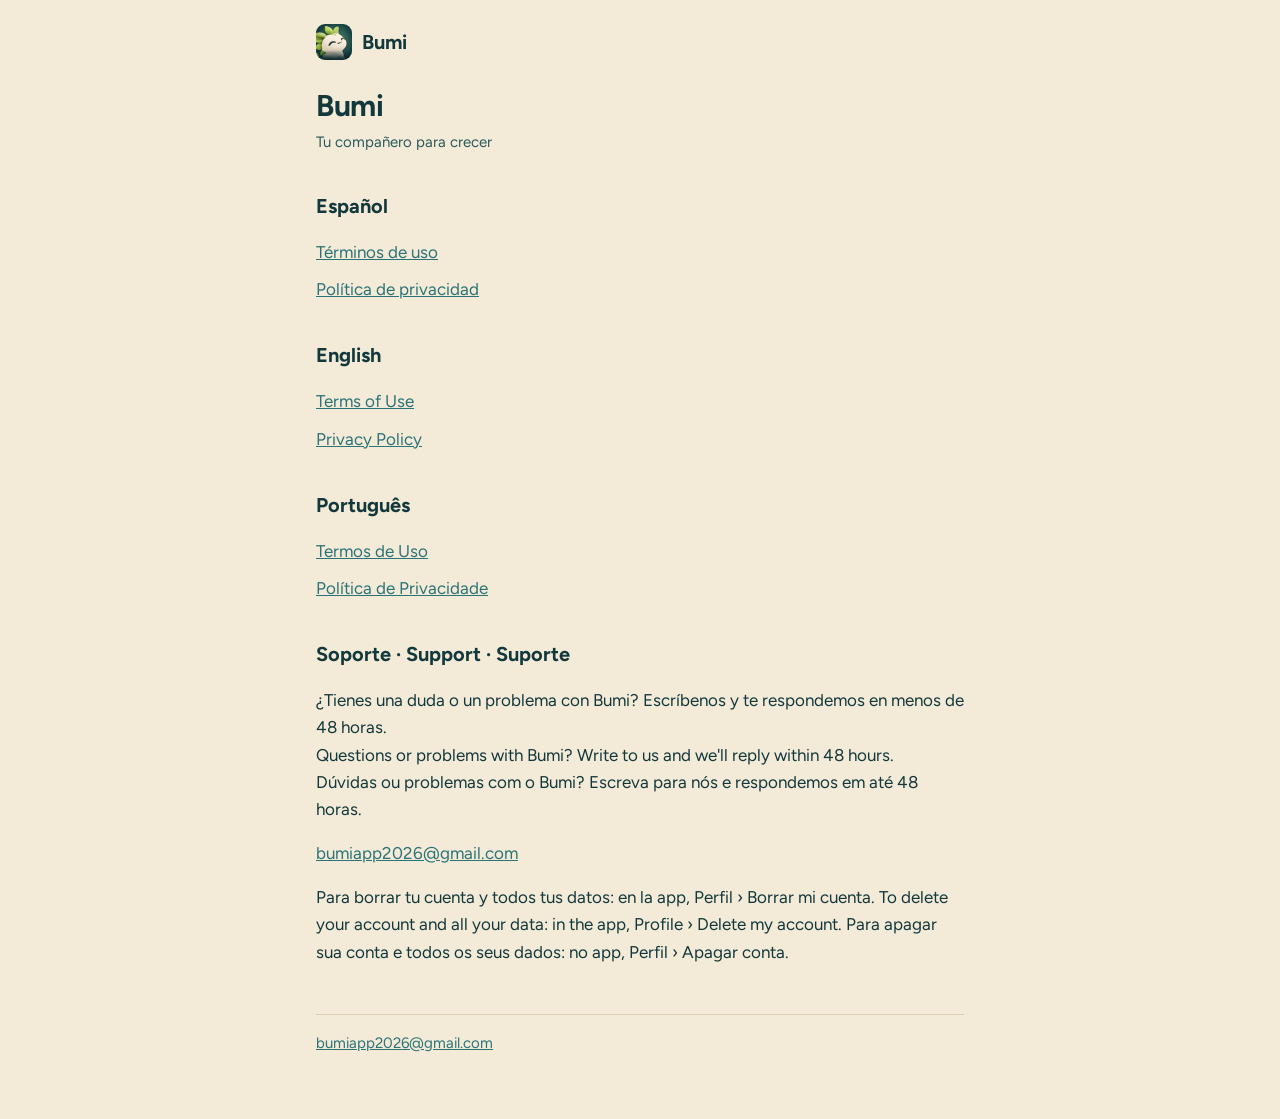
<file: index.html>
<!doctype html>
<html lang="es">
<head>
<meta charset="utf-8">
<meta name="viewport" content="width=device-width, initial-scale=1">
<title>Bumi · Legal</title>
<meta name="description" content="Términos de uso y Política de privacidad de Bumi.">
<link rel="preconnect" href="https://fonts.googleapis.com">
<link rel="preconnect" href="https://fonts.gstatic.com" crossorigin>
<link href="https://fonts.googleapis.com/css2?family=Figtree:wght@400;500;700&display=swap" rel="stylesheet">
<link rel="stylesheet" href="estilo.css">
<link rel="icon" href="icono.png">
</head>
<body>
<main>
<header>
  <a class="marca" href="index.html"><img src="icono.png" alt="">Bumi</a>
</header>
<h1>Bumi</h1>
<p class="vigencia">Tu compañero para crecer</p>

<h2 lang="es">Español</h2>
<ul class="lista-paginas" lang="es">
  <li><a href="es/terminos.html">Términos de uso</a></li>
  <li><a href="es/privacidad.html">Política de privacidad</a></li>
</ul>

<h2 lang="en">English</h2>
<ul class="lista-paginas" lang="en">
  <li><a href="en/terms.html">Terms of Use</a></li>
  <li><a href="en/privacy.html">Privacy Policy</a></li>
</ul>

<h2 lang="pt">Português</h2>
<ul class="lista-paginas" lang="pt">
  <li><a href="pt/termos.html">Termos de Uso</a></li>
  <li><a href="pt/privacidade.html">Política de Privacidade</a></li>
</ul>

<h2 id="soporte">Soporte · Support · Suporte</h2>
<p>¿Tienes una duda o un problema con Bumi? Escríbenos y te respondemos en menos de 48 horas.<br>
<span lang="en">Questions or problems with Bumi? Write to us and we'll reply within 48 hours.</span><br>
<span lang="pt">Dúvidas ou problemas com o Bumi? Escreva para nós e respondemos em até 48 horas.</span></p>
<p><a href="mailto:bumiapp2026@gmail.com">bumiapp2026@gmail.com</a></p>
<p>Para borrar tu cuenta y todos tus datos: en la app, Perfil › Borrar mi cuenta. <span lang="en">To delete your account and all your data: in the app, Profile › Delete my account.</span> <span lang="pt">Para apagar sua conta e todos os seus dados: no app, Perfil › Apagar conta.</span></p>

<footer>
  <a href="mailto:bumiapp2026@gmail.com">bumiapp2026@gmail.com</a>
</footer>
</main>
</body>
</html>
</file>
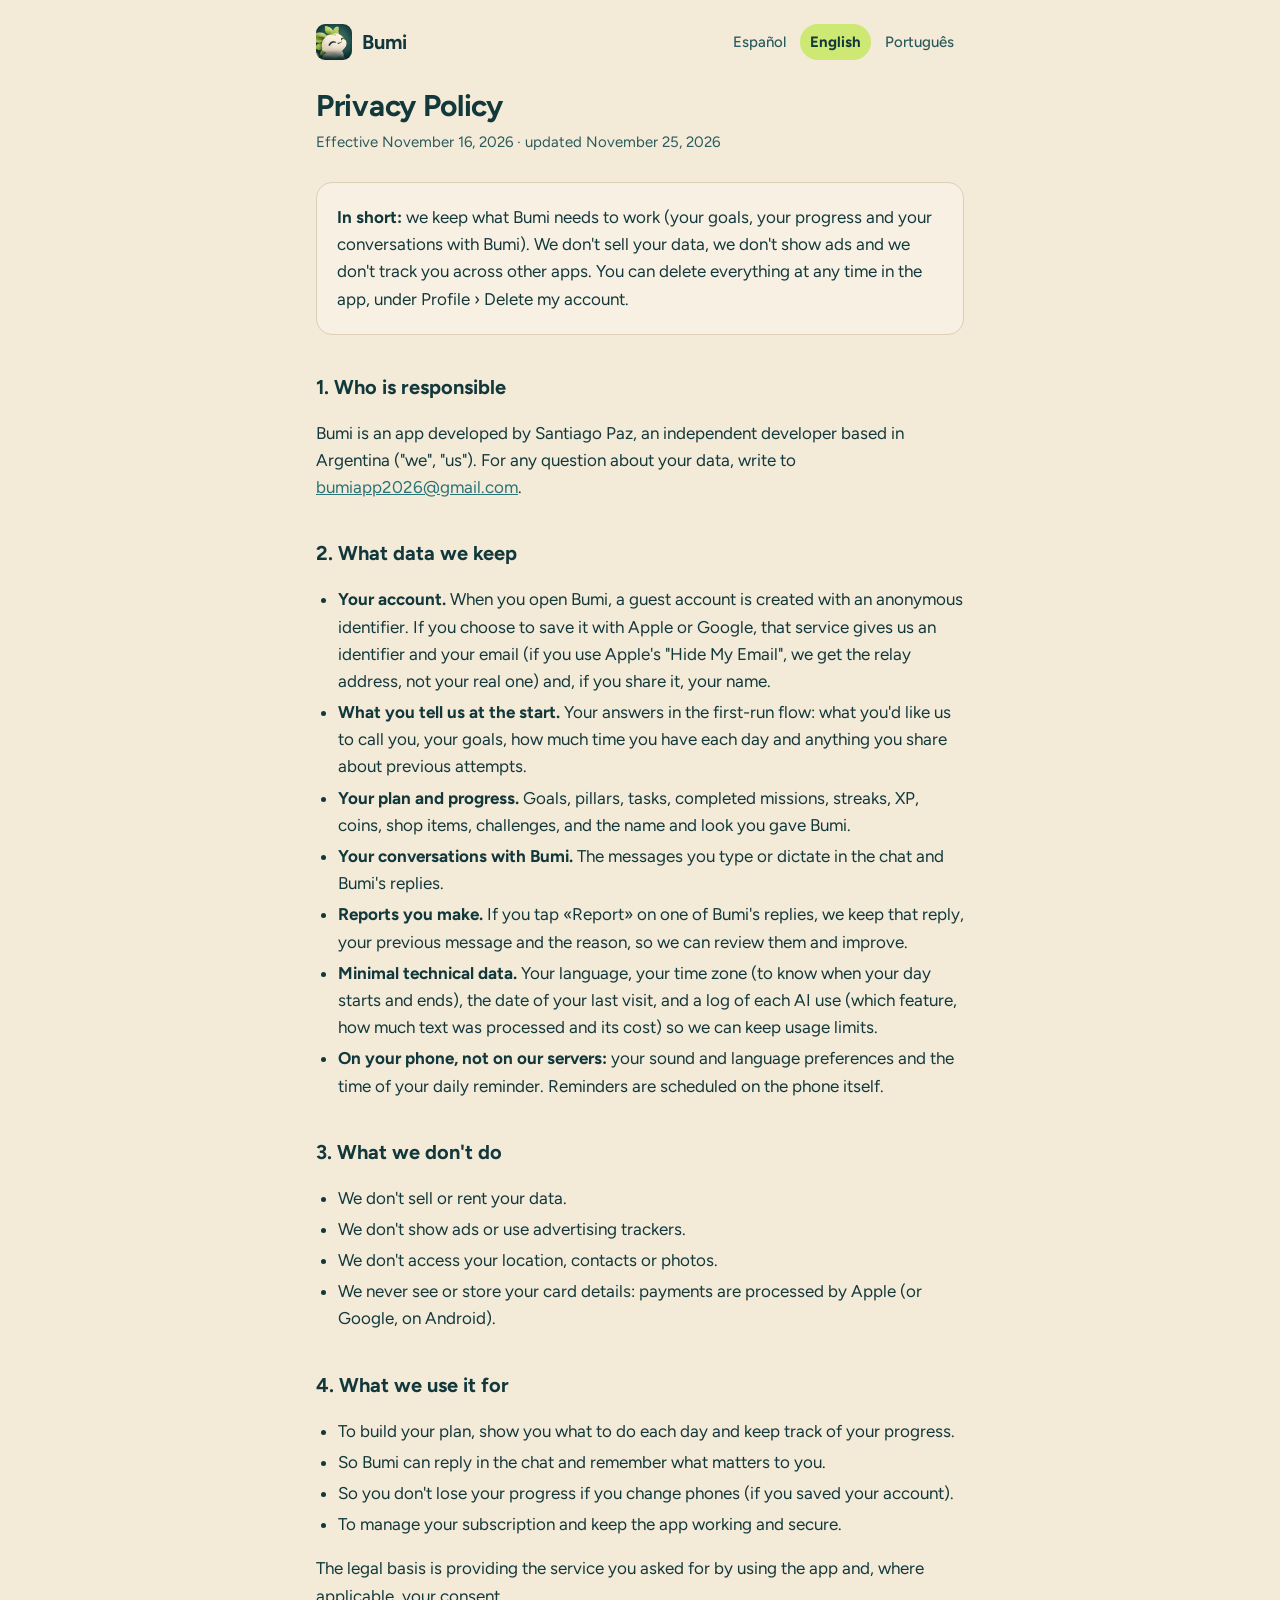
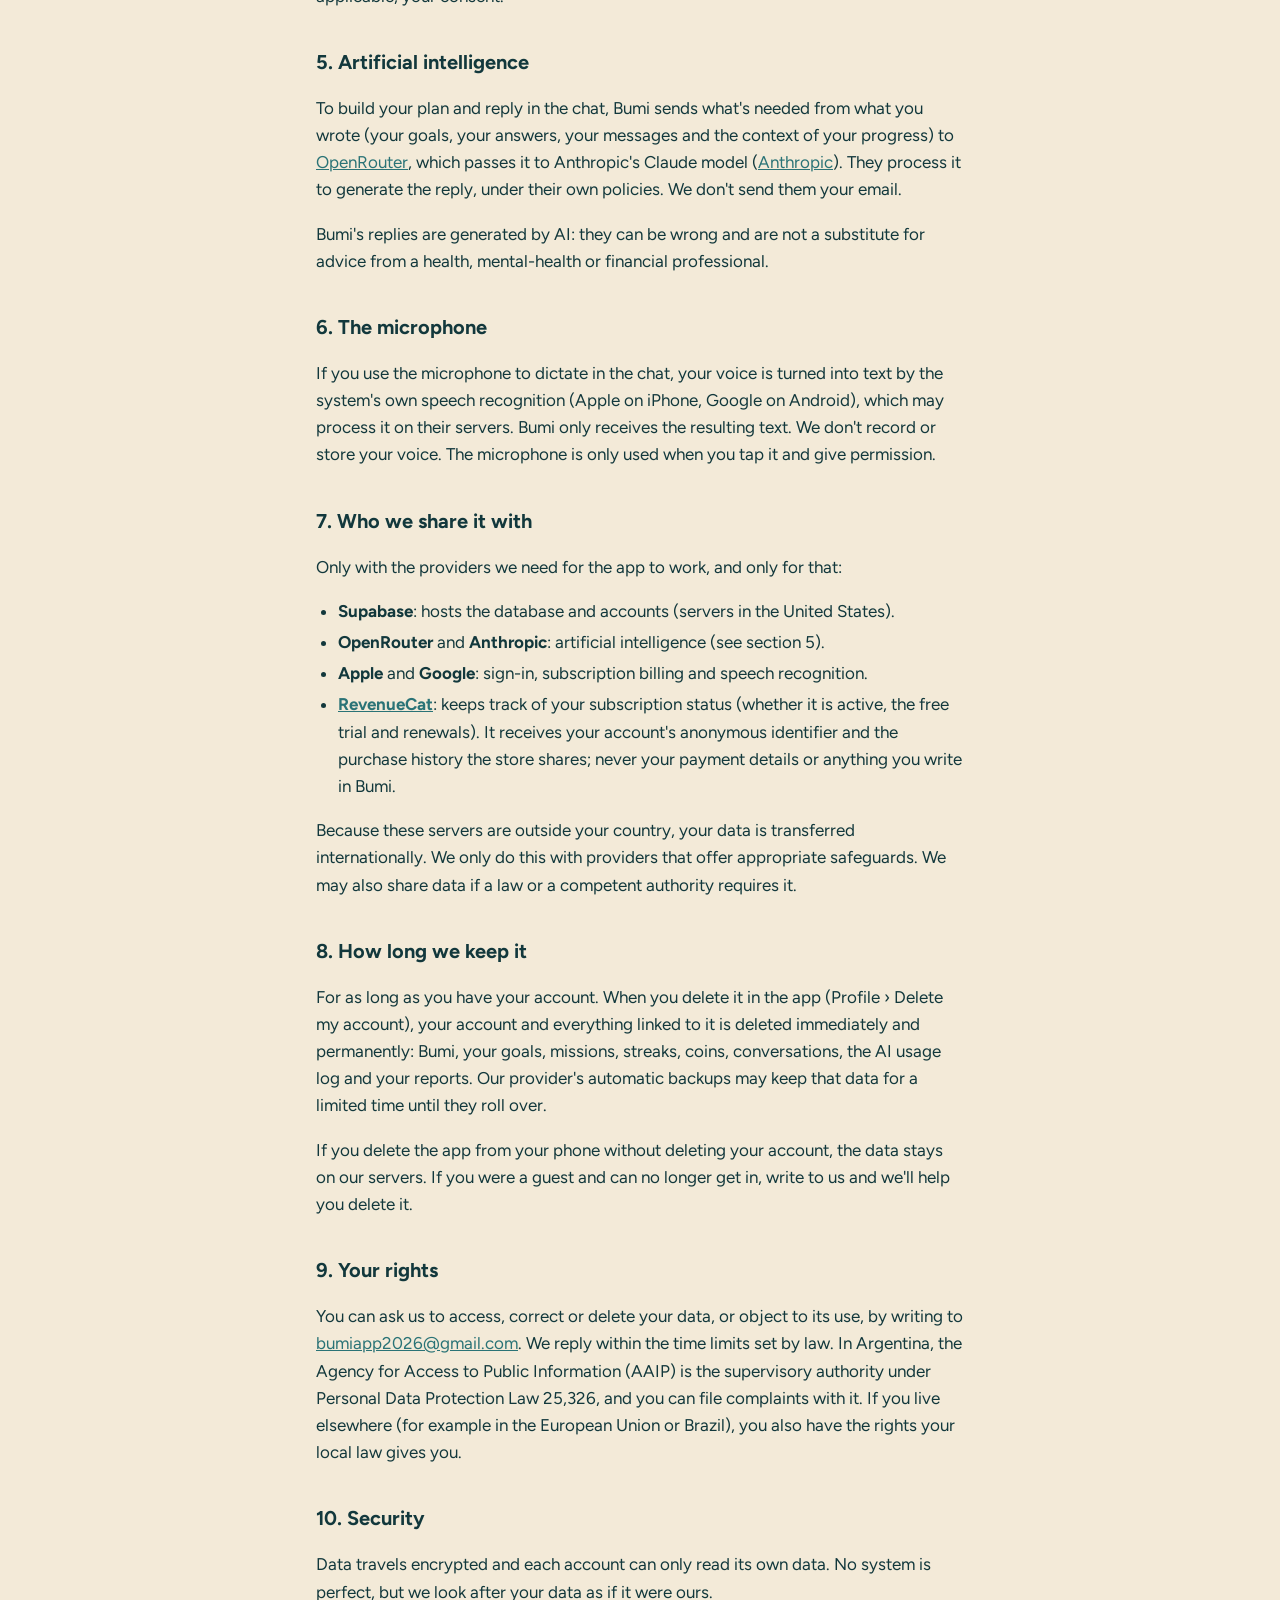
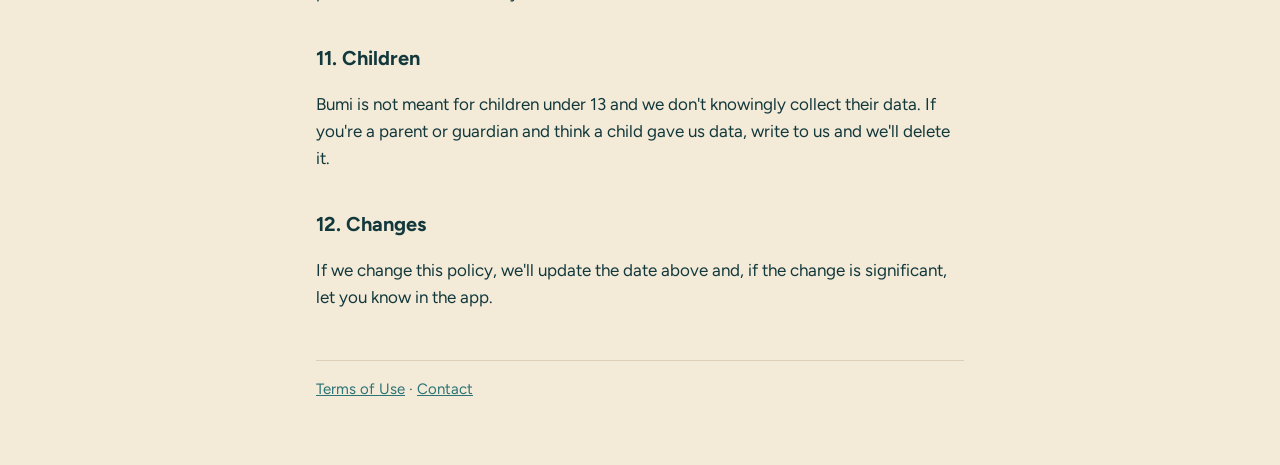
<file: en/privacy.html>
<!doctype html>
<html lang="en">
<head>
<meta charset="utf-8">
<meta name="viewport" content="width=device-width, initial-scale=1">
<title>Privacy Policy · Bumi</title>
<meta name="description" content="What data Bumi keeps, why, for how long and how to delete it.">
<link rel="preconnect" href="https://fonts.googleapis.com">
<link rel="preconnect" href="https://fonts.gstatic.com" crossorigin>
<link href="https://fonts.googleapis.com/css2?family=Figtree:wght@400;500;700&display=swap" rel="stylesheet">
<link rel="stylesheet" href="../estilo.css">
<link rel="icon" href="../icono.png">
<link rel="alternate" hreflang="es" href="../es/privacidad.html">
<link rel="alternate" hreflang="pt" href="../pt/privacidade.html">
</head>
<body>
<main>
<header>
  <a class="marca" href="../index.html"><img src="../icono.png" alt="">Bumi</a>
  <nav class="idiomas" aria-label="Language">
    <a href="../es/privacidad.html" lang="es">Español</a>
    <a href="privacy.html" aria-current="true" lang="en">English</a>
    <a href="../pt/privacidade.html" lang="pt">Português</a>
  </nav>
</header>

<h1>Privacy Policy</h1>
<p class="vigencia">Effective November 16, 2026 · updated November 25, 2026</p>

<div class="resumen">
<p><strong>In short:</strong> we keep what Bumi needs to work (your goals, your progress and your conversations with Bumi). We don't sell your data, we don't show ads and we don't track you across other apps. You can delete everything at any time in the app, under Profile › Delete my account.</p>
</div>

<h2>1. Who is responsible</h2>
<p>Bumi is an app developed by Santiago Paz, an independent developer based in Argentina ("we", "us"). For any question about your data, write to <a href="mailto:bumiapp2026@gmail.com">bumiapp2026@gmail.com</a>.</p>

<h2>2. What data we keep</h2>
<ul>
  <li><strong>Your account.</strong> When you open Bumi, a guest account is created with an anonymous identifier. If you choose to save it with Apple or Google, that service gives us an identifier and your email (if you use Apple's "Hide My Email", we get the relay address, not your real one) and, if you share it, your name.</li>
  <li><strong>What you tell us at the start.</strong> Your answers in the first-run flow: what you'd like us to call you, your goals, how much time you have each day and anything you share about previous attempts.</li>
  <li><strong>Your plan and progress.</strong> Goals, pillars, tasks, completed missions, streaks, XP, coins, shop items, challenges, and the name and look you gave Bumi.</li>
  <li><strong>Your conversations with Bumi.</strong> The messages you type or dictate in the chat and Bumi's replies.</li>
  <li><strong>Reports you make.</strong> If you tap «Report» on one of Bumi's replies, we keep that reply, your previous message and the reason, so we can review them and improve.</li>
  <li><strong>Minimal technical data.</strong> Your language, your time zone (to know when your day starts and ends), the date of your last visit, and a log of each AI use (which feature, how much text was processed and its cost) so we can keep usage limits.</li>
  <li><strong>On your phone, not on our servers:</strong> your sound and language preferences and the time of your daily reminder. Reminders are scheduled on the phone itself.</li>
</ul>

<h2>3. What we don't do</h2>
<ul>
  <li>We don't sell or rent your data.</li>
  <li>We don't show ads or use advertising trackers.</li>
  <li>We don't access your location, contacts or photos.</li>
  <li>We never see or store your card details: payments are processed by Apple (or Google, on Android).</li>
</ul>

<h2>4. What we use it for</h2>
<ul>
  <li>To build your plan, show you what to do each day and keep track of your progress.</li>
  <li>So Bumi can reply in the chat and remember what matters to you.</li>
  <li>So you don't lose your progress if you change phones (if you saved your account).</li>
  <li>To manage your subscription and keep the app working and secure.</li>
</ul>
<p>The legal basis is providing the service you asked for by using the app and, where applicable, your consent.</p>

<h2>5. Artificial intelligence</h2>
<p>To build your plan and reply in the chat, Bumi sends what's needed from what you wrote (your goals, your answers, your messages and the context of your progress) to <a href="https://openrouter.ai/privacy">OpenRouter</a>, which passes it to Anthropic's Claude model (<a href="https://www.anthropic.com/legal/privacy">Anthropic</a>). They process it to generate the reply, under their own policies. We don't send them your email.</p>
<p>Bumi's replies are generated by AI: they can be wrong and are not a substitute for advice from a health, mental-health or financial professional.</p>

<h2>6. The microphone</h2>
<p>If you use the microphone to dictate in the chat, your voice is turned into text by the system's own speech recognition (Apple on iPhone, Google on Android), which may process it on their servers. Bumi only receives the resulting text. We don't record or store your voice. The microphone is only used when you tap it and give permission.</p>

<h2>7. Who we share it with</h2>
<p>Only with the providers we need for the app to work, and only for that:</p>
<ul>
  <li><strong>Supabase</strong>: hosts the database and accounts (servers in the United States).</li>
  <li><strong>OpenRouter</strong> and <strong>Anthropic</strong>: artificial intelligence (see section 5).</li>
  <li><strong>Apple</strong> and <strong>Google</strong>: sign-in, subscription billing and speech recognition.</li>
  <li><strong><a href="https://www.revenuecat.com/privacy">RevenueCat</a></strong>: keeps track of your subscription status (whether it is active, the free trial and renewals). It receives your account's anonymous identifier and the purchase history the store shares; never your payment details or anything you write in Bumi.</li>
</ul>
<p>Because these servers are outside your country, your data is transferred internationally. We only do this with providers that offer appropriate safeguards. We may also share data if a law or a competent authority requires it.</p>

<h2>8. How long we keep it</h2>
<p>For as long as you have your account. When you delete it in the app (Profile › Delete my account), your account and everything linked to it is deleted immediately and permanently: Bumi, your goals, missions, streaks, coins, conversations, the AI usage log and your reports. Our provider's automatic backups may keep that data for a limited time until they roll over.</p>
<p>If you delete the app from your phone without deleting your account, the data stays on our servers. If you were a guest and can no longer get in, write to us and we'll help you delete it.</p>

<h2>9. Your rights</h2>
<p>You can ask us to access, correct or delete your data, or object to its use, by writing to <a href="mailto:bumiapp2026@gmail.com">bumiapp2026@gmail.com</a>. We reply within the time limits set by law. In Argentina, the Agency for Access to Public Information (AAIP) is the supervisory authority under Personal Data Protection Law 25,326, and you can file complaints with it. If you live elsewhere (for example in the European Union or Brazil), you also have the rights your local law gives you.</p>

<h2>10. Security</h2>
<p>Data travels encrypted and each account can only read its own data. No system is perfect, but we look after your data as if it were ours.</p>

<h2>11. Children</h2>
<p>Bumi is not meant for children under 13 and we don't knowingly collect their data. If you're a parent or guardian and think a child gave us data, write to us and we'll delete it.</p>

<h2>12. Changes</h2>
<p>If we change this policy, we'll update the date above and, if the change is significant, let you know in the app.</p>

<footer>
  <a href="terms.html">Terms of Use</a> · <a href="mailto:bumiapp2026@gmail.com">Contact</a>
</footer>
</main>
</body>
</html>
</file>
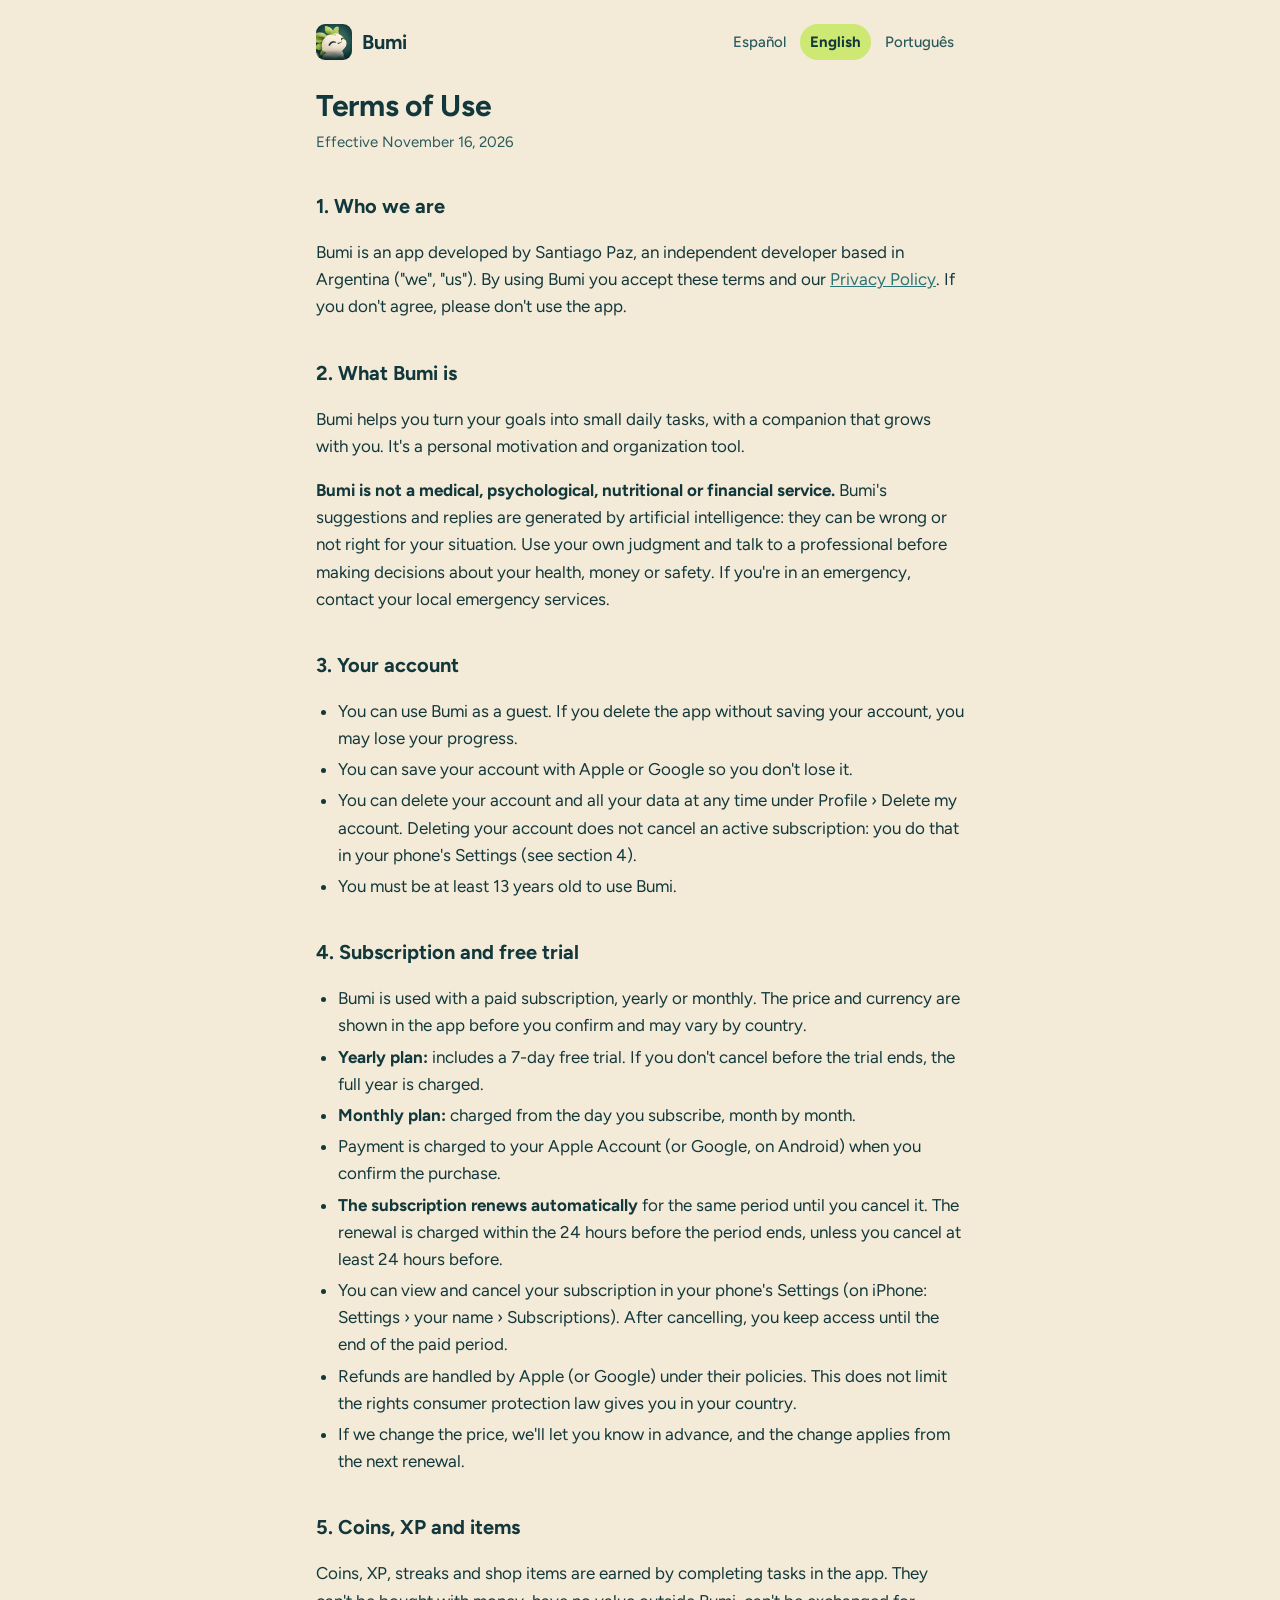
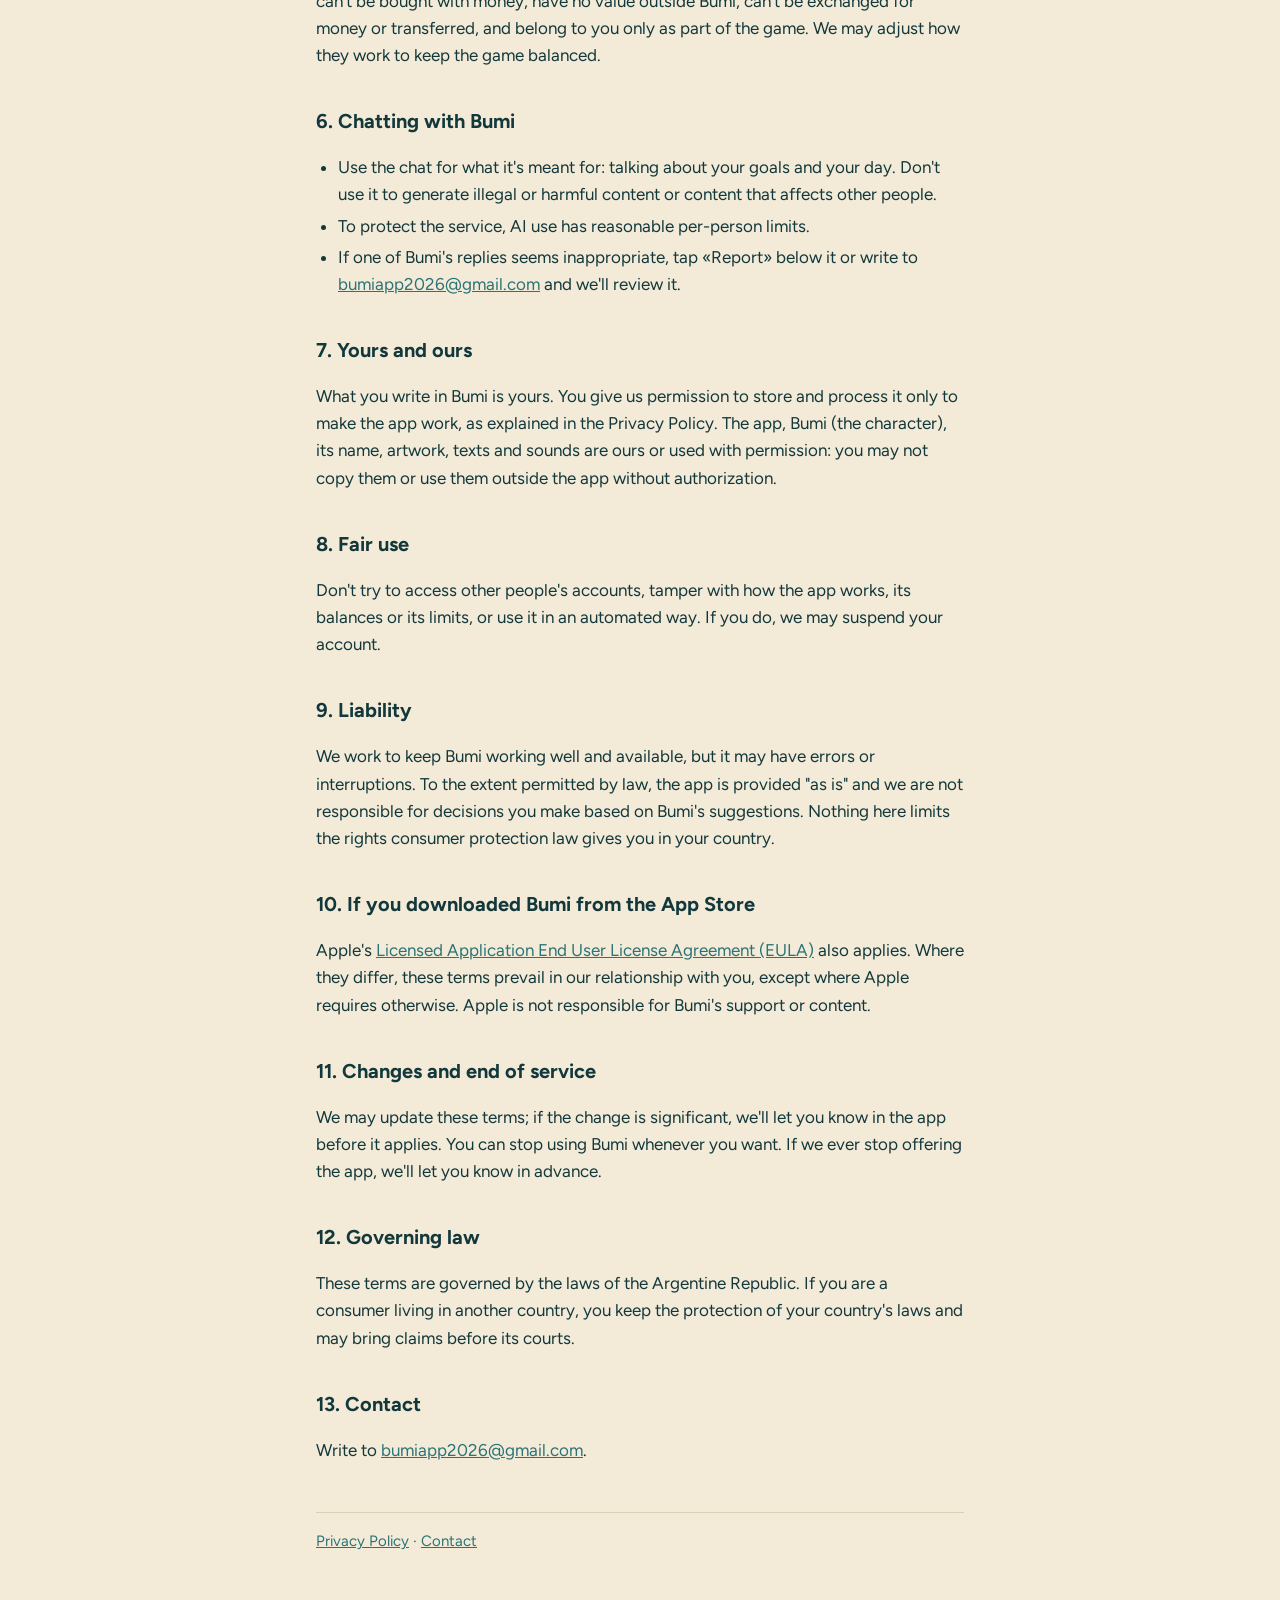
<file: en/terms.html>
<!doctype html>
<html lang="en">
<head>
<meta charset="utf-8">
<meta name="viewport" content="width=device-width, initial-scale=1">
<title>Terms of Use · Bumi</title>
<meta name="description" content="The rules for using Bumi: the subscription, the free trial, the AI and your account.">
<link rel="preconnect" href="https://fonts.googleapis.com">
<link rel="preconnect" href="https://fonts.gstatic.com" crossorigin>
<link href="https://fonts.googleapis.com/css2?family=Figtree:wght@400;500;700&display=swap" rel="stylesheet">
<link rel="stylesheet" href="../estilo.css">
<link rel="icon" href="../icono.png">
<link rel="alternate" hreflang="es" href="../es/terminos.html">
<link rel="alternate" hreflang="pt" href="../pt/termos.html">
</head>
<body>
<main>
<header>
  <a class="marca" href="../index.html"><img src="../icono.png" alt="">Bumi</a>
  <nav class="idiomas" aria-label="Language">
    <a href="../es/terminos.html" lang="es">Español</a>
    <a href="terms.html" aria-current="true" lang="en">English</a>
    <a href="../pt/termos.html" lang="pt">Português</a>
  </nav>
</header>

<h1>Terms of Use</h1>
<p class="vigencia">Effective November 16, 2026</p>

<h2>1. Who we are</h2>
<p>Bumi is an app developed by Santiago Paz, an independent developer based in Argentina ("we", "us"). By using Bumi you accept these terms and our <a href="privacy.html">Privacy Policy</a>. If you don't agree, please don't use the app.</p>

<h2>2. What Bumi is</h2>
<p>Bumi helps you turn your goals into small daily tasks, with a companion that grows with you. It's a personal motivation and organization tool.</p>
<p><strong>Bumi is not a medical, psychological, nutritional or financial service.</strong> Bumi's suggestions and replies are generated by artificial intelligence: they can be wrong or not right for your situation. Use your own judgment and talk to a professional before making decisions about your health, money or safety. If you're in an emergency, contact your local emergency services.</p>

<h2>3. Your account</h2>
<ul>
  <li>You can use Bumi as a guest. If you delete the app without saving your account, you may lose your progress.</li>
  <li>You can save your account with Apple or Google so you don't lose it.</li>
  <li>You can delete your account and all your data at any time under Profile › Delete my account. Deleting your account does not cancel an active subscription: you do that in your phone's Settings (see section 4).</li>
  <li>You must be at least 13 years old to use Bumi.</li>
</ul>

<h2>4. Subscription and free trial</h2>
<ul>
  <li>Bumi is used with a paid subscription, yearly or monthly. The price and currency are shown in the app before you confirm and may vary by country.</li>
  <li><strong>Yearly plan:</strong> includes a 7-day free trial. If you don't cancel before the trial ends, the full year is charged.</li>
  <li><strong>Monthly plan:</strong> charged from the day you subscribe, month by month.</li>
  <li>Payment is charged to your Apple Account (or Google, on Android) when you confirm the purchase.</li>
  <li><strong>The subscription renews automatically</strong> for the same period until you cancel it. The renewal is charged within the 24 hours before the period ends, unless you cancel at least 24 hours before.</li>
  <li>You can view and cancel your subscription in your phone's Settings (on iPhone: Settings › your name › Subscriptions). After cancelling, you keep access until the end of the paid period.</li>
  <li>Refunds are handled by Apple (or Google) under their policies. This does not limit the rights consumer protection law gives you in your country.</li>
  <li>If we change the price, we'll let you know in advance, and the change applies from the next renewal.</li>
</ul>

<h2>5. Coins, XP and items</h2>
<p>Coins, XP, streaks and shop items are earned by completing tasks in the app. They can't be bought with money, have no value outside Bumi, can't be exchanged for money or transferred, and belong to you only as part of the game. We may adjust how they work to keep the game balanced.</p>

<h2>6. Chatting with Bumi</h2>
<ul>
  <li>Use the chat for what it's meant for: talking about your goals and your day. Don't use it to generate illegal or harmful content or content that affects other people.</li>
  <li>To protect the service, AI use has reasonable per-person limits.</li>
  <li>If one of Bumi's replies seems inappropriate, tap «Report» below it or write to <a href="mailto:bumiapp2026@gmail.com">bumiapp2026@gmail.com</a> and we'll review it.</li>
</ul>

<h2>7. Yours and ours</h2>
<p>What you write in Bumi is yours. You give us permission to store and process it only to make the app work, as explained in the Privacy Policy. The app, Bumi (the character), its name, artwork, texts and sounds are ours or used with permission: you may not copy them or use them outside the app without authorization.</p>

<h2>8. Fair use</h2>
<p>Don't try to access other people's accounts, tamper with how the app works, its balances or its limits, or use it in an automated way. If you do, we may suspend your account.</p>

<h2>9. Liability</h2>
<p>We work to keep Bumi working well and available, but it may have errors or interruptions. To the extent permitted by law, the app is provided "as is" and we are not responsible for decisions you make based on Bumi's suggestions. Nothing here limits the rights consumer protection law gives you in your country.</p>

<h2>10. If you downloaded Bumi from the App Store</h2>
<p>Apple's <a href="https://www.apple.com/legal/internet-services/itunes/dev/stdeula/">Licensed Application End User License Agreement (EULA)</a> also applies. Where they differ, these terms prevail in our relationship with you, except where Apple requires otherwise. Apple is not responsible for Bumi's support or content.</p>

<h2>11. Changes and end of service</h2>
<p>We may update these terms; if the change is significant, we'll let you know in the app before it applies. You can stop using Bumi whenever you want. If we ever stop offering the app, we'll let you know in advance.</p>

<h2>12. Governing law</h2>
<p>These terms are governed by the laws of the Argentine Republic. If you are a consumer living in another country, you keep the protection of your country's laws and may bring claims before its courts.</p>

<h2>13. Contact</h2>
<p>Write to <a href="mailto:bumiapp2026@gmail.com">bumiapp2026@gmail.com</a>.</p>

<footer>
  <a href="privacy.html">Privacy Policy</a> · <a href="mailto:bumiapp2026@gmail.com">Contact</a>
</footer>
</main>
</body>
</html>
</file>
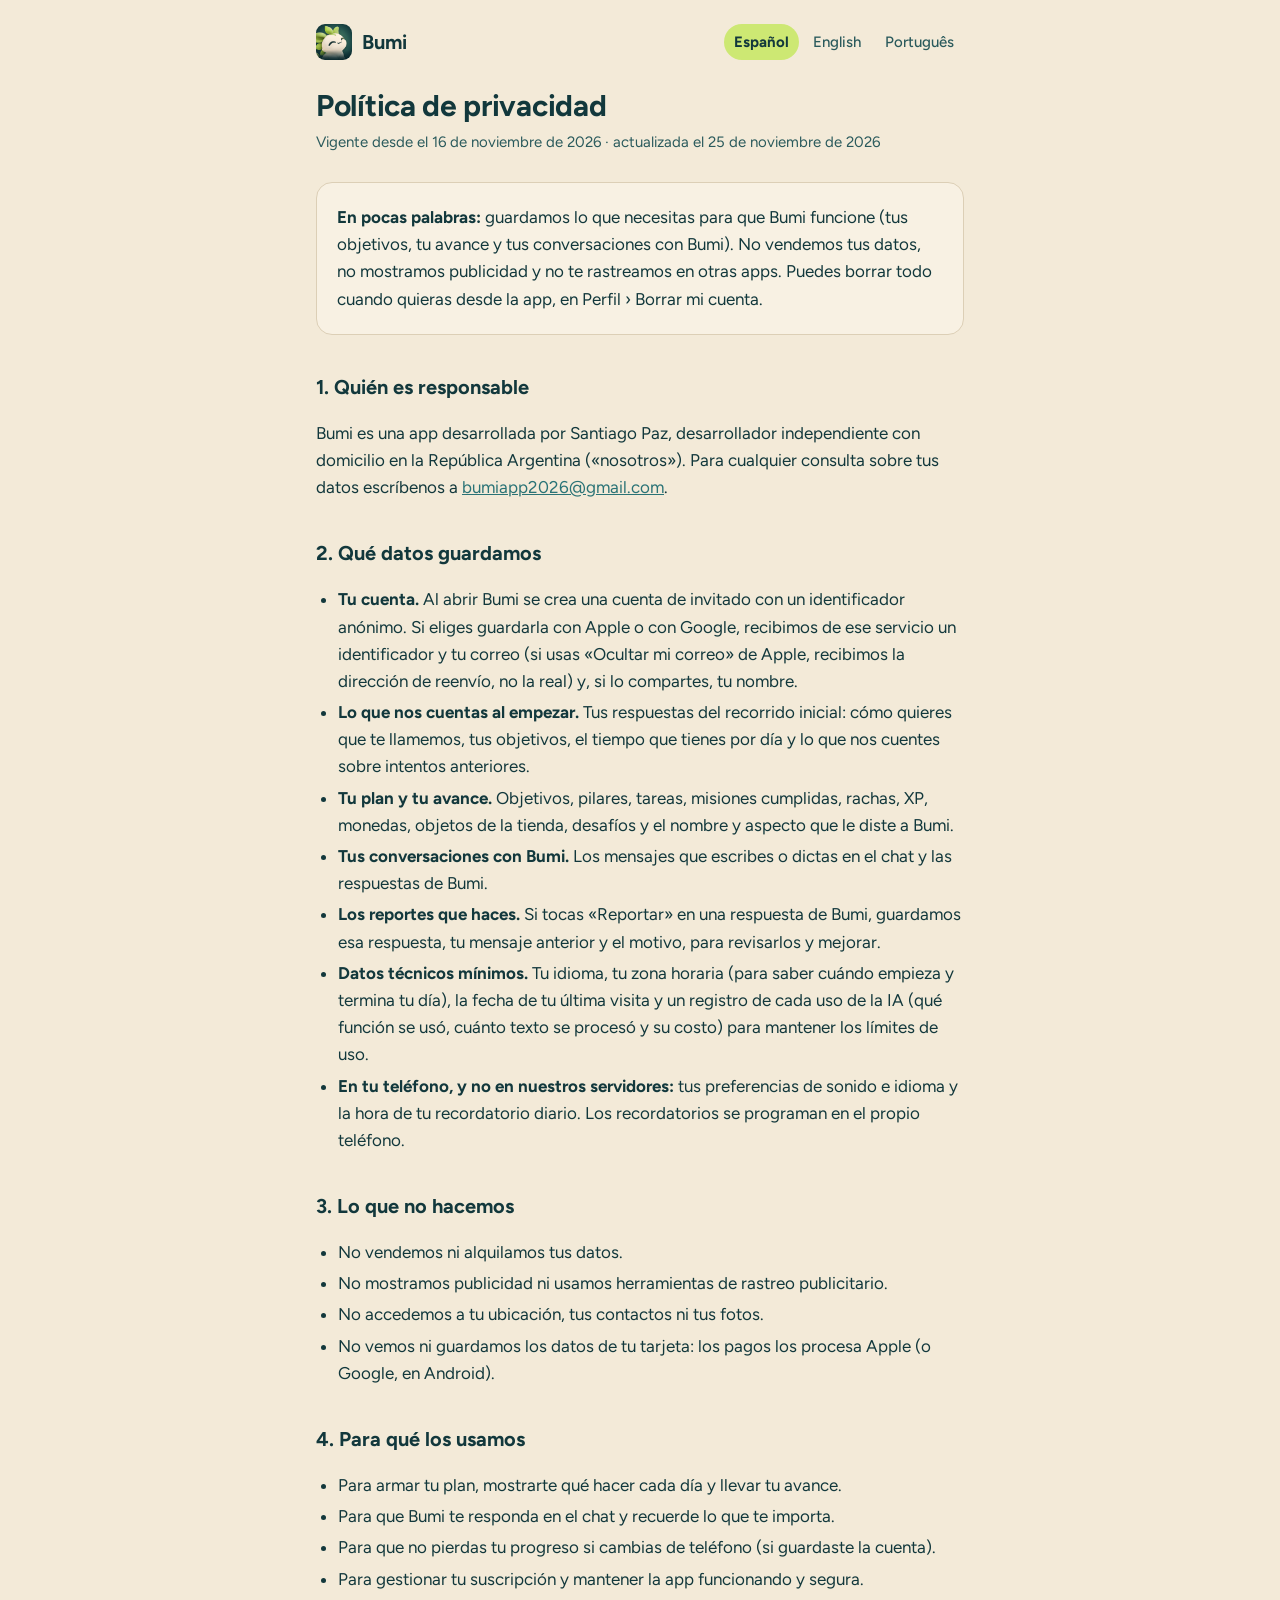
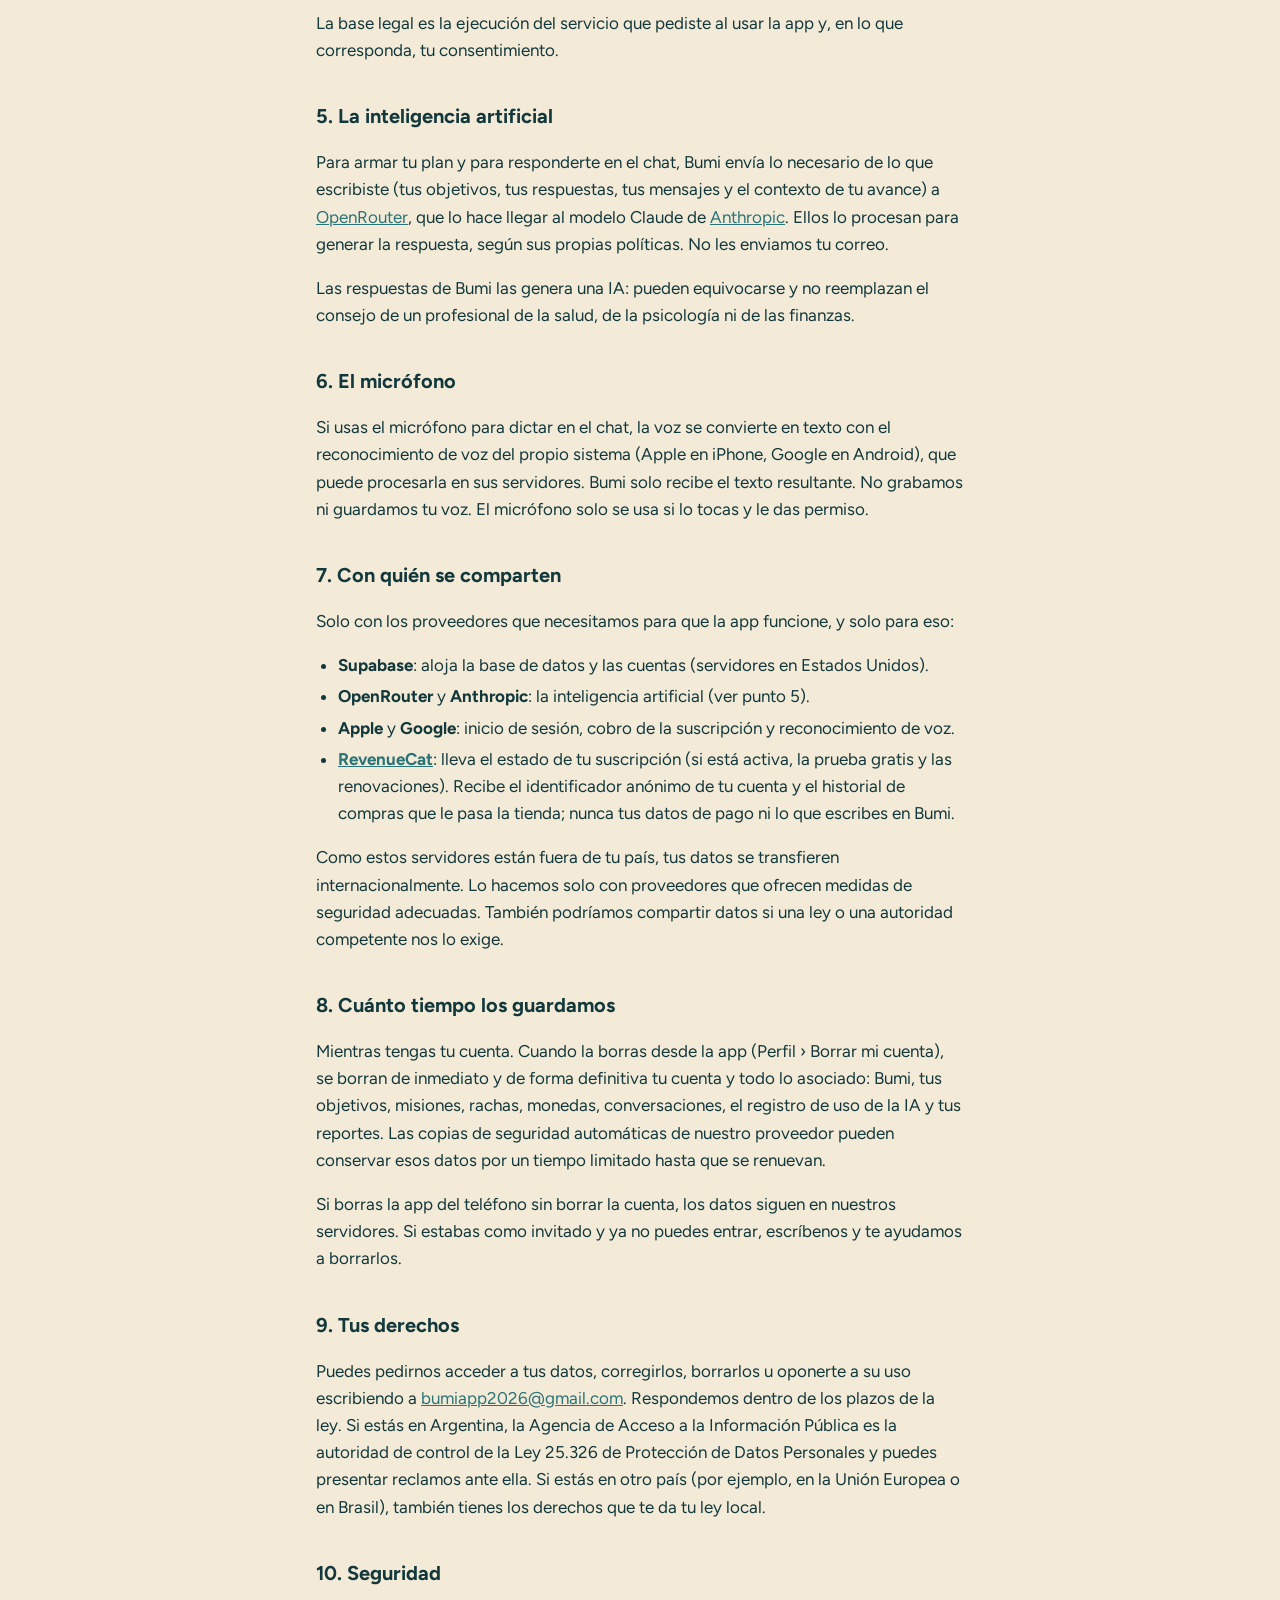
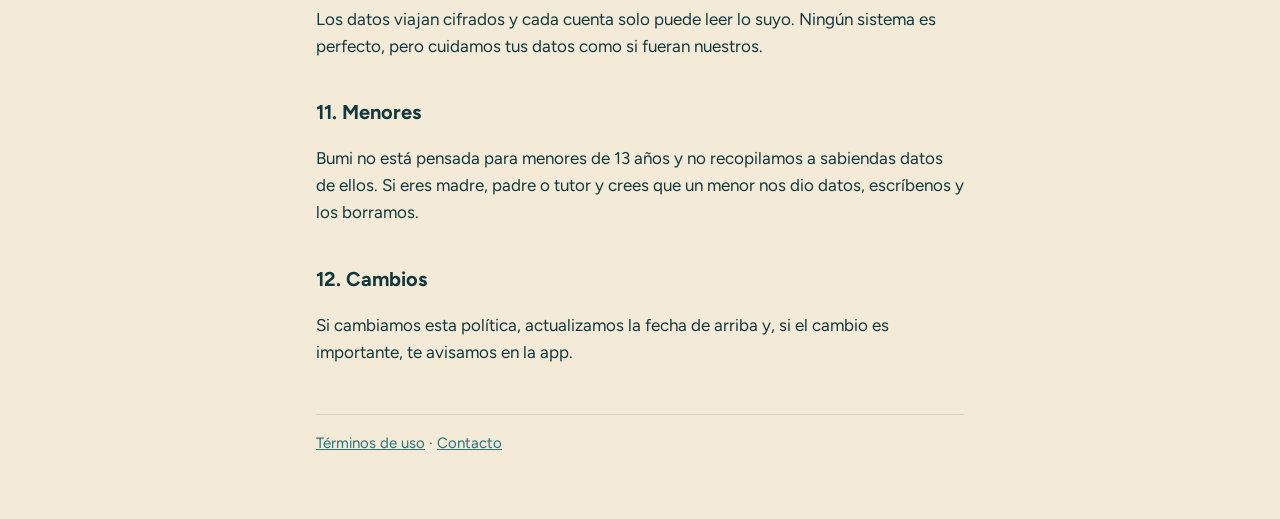
<file: es/privacidad.html>
<!doctype html>
<html lang="es">
<head>
<meta charset="utf-8">
<meta name="viewport" content="width=device-width, initial-scale=1">
<title>Política de privacidad · Bumi</title>
<meta name="description" content="Qué datos guarda Bumi, para qué, por cuánto tiempo y cómo borrarlos.">
<link rel="preconnect" href="https://fonts.googleapis.com">
<link rel="preconnect" href="https://fonts.gstatic.com" crossorigin>
<link href="https://fonts.googleapis.com/css2?family=Figtree:wght@400;500;700&display=swap" rel="stylesheet">
<link rel="stylesheet" href="../estilo.css">
<link rel="icon" href="../icono.png">
<link rel="alternate" hreflang="en" href="../en/privacy.html">
<link rel="alternate" hreflang="pt" href="../pt/privacidade.html">
</head>
<body>
<main>
<header>
  <a class="marca" href="../index.html"><img src="../icono.png" alt="">Bumi</a>
  <nav class="idiomas" aria-label="Idioma">
    <a href="privacidad.html" aria-current="true" lang="es">Español</a>
    <a href="../en/privacy.html" lang="en">English</a>
    <a href="../pt/privacidade.html" lang="pt">Português</a>
  </nav>
</header>

<h1>Política de privacidad</h1>
<p class="vigencia">Vigente desde el 16 de noviembre de 2026 · actualizada el 25 de noviembre de 2026</p>

<div class="resumen">
<p><strong>En pocas palabras:</strong> guardamos lo que necesitas para que Bumi funcione (tus objetivos, tu avance y tus conversaciones con Bumi). No vendemos tus datos, no mostramos publicidad y no te rastreamos en otras apps. Puedes borrar todo cuando quieras desde la app, en Perfil › Borrar mi cuenta.</p>
</div>

<h2>1. Quién es responsable</h2>
<p>Bumi es una app desarrollada por Santiago Paz, desarrollador independiente con domicilio en la República Argentina («nosotros»). Para cualquier consulta sobre tus datos escríbenos a <a href="mailto:bumiapp2026@gmail.com">bumiapp2026@gmail.com</a>.</p>

<h2>2. Qué datos guardamos</h2>
<ul>
  <li><strong>Tu cuenta.</strong> Al abrir Bumi se crea una cuenta de invitado con un identificador anónimo. Si eliges guardarla con Apple o con Google, recibimos de ese servicio un identificador y tu correo (si usas «Ocultar mi correo» de Apple, recibimos la dirección de reenvío, no la real) y, si lo compartes, tu nombre.</li>
  <li><strong>Lo que nos cuentas al empezar.</strong> Tus respuestas del recorrido inicial: cómo quieres que te llamemos, tus objetivos, el tiempo que tienes por día y lo que nos cuentes sobre intentos anteriores.</li>
  <li><strong>Tu plan y tu avance.</strong> Objetivos, pilares, tareas, misiones cumplidas, rachas, XP, monedas, objetos de la tienda, desafíos y el nombre y aspecto que le diste a Bumi.</li>
  <li><strong>Tus conversaciones con Bumi.</strong> Los mensajes que escribes o dictas en el chat y las respuestas de Bumi.</li>
  <li><strong>Los reportes que haces.</strong> Si tocas «Reportar» en una respuesta de Bumi, guardamos esa respuesta, tu mensaje anterior y el motivo, para revisarlos y mejorar.</li>
  <li><strong>Datos técnicos mínimos.</strong> Tu idioma, tu zona horaria (para saber cuándo empieza y termina tu día), la fecha de tu última visita y un registro de cada uso de la IA (qué función se usó, cuánto texto se procesó y su costo) para mantener los límites de uso.</li>
  <li><strong>En tu teléfono, y no en nuestros servidores:</strong> tus preferencias de sonido e idioma y la hora de tu recordatorio diario. Los recordatorios se programan en el propio teléfono.</li>
</ul>

<h2>3. Lo que no hacemos</h2>
<ul>
  <li>No vendemos ni alquilamos tus datos.</li>
  <li>No mostramos publicidad ni usamos herramientas de rastreo publicitario.</li>
  <li>No accedemos a tu ubicación, tus contactos ni tus fotos.</li>
  <li>No vemos ni guardamos los datos de tu tarjeta: los pagos los procesa Apple (o Google, en Android).</li>
</ul>

<h2>4. Para qué los usamos</h2>
<ul>
  <li>Para armar tu plan, mostrarte qué hacer cada día y llevar tu avance.</li>
  <li>Para que Bumi te responda en el chat y recuerde lo que te importa.</li>
  <li>Para que no pierdas tu progreso si cambias de teléfono (si guardaste la cuenta).</li>
  <li>Para gestionar tu suscripción y mantener la app funcionando y segura.</li>
</ul>
<p>La base legal es la ejecución del servicio que pediste al usar la app y, en lo que corresponda, tu consentimiento.</p>

<h2>5. La inteligencia artificial</h2>
<p>Para armar tu plan y para responderte en el chat, Bumi envía lo necesario de lo que escribiste (tus objetivos, tus respuestas, tus mensajes y el contexto de tu avance) a <a href="https://openrouter.ai/privacy">OpenRouter</a>, que lo hace llegar al modelo Claude de <a href="https://www.anthropic.com/legal/privacy">Anthropic</a>. Ellos lo procesan para generar la respuesta, según sus propias políticas. No les enviamos tu correo.</p>
<p>Las respuestas de Bumi las genera una IA: pueden equivocarse y no reemplazan el consejo de un profesional de la salud, de la psicología ni de las finanzas.</p>

<h2>6. El micrófono</h2>
<p>Si usas el micrófono para dictar en el chat, la voz se convierte en texto con el reconocimiento de voz del propio sistema (Apple en iPhone, Google en Android), que puede procesarla en sus servidores. Bumi solo recibe el texto resultante. No grabamos ni guardamos tu voz. El micrófono solo se usa si lo tocas y le das permiso.</p>

<h2>7. Con quién se comparten</h2>
<p>Solo con los proveedores que necesitamos para que la app funcione, y solo para eso:</p>
<ul>
  <li><strong>Supabase</strong>: aloja la base de datos y las cuentas (servidores en Estados Unidos).</li>
  <li><strong>OpenRouter</strong> y <strong>Anthropic</strong>: la inteligencia artificial (ver punto 5).</li>
  <li><strong>Apple</strong> y <strong>Google</strong>: inicio de sesión, cobro de la suscripción y reconocimiento de voz.</li>
  <li><strong><a href="https://www.revenuecat.com/privacy">RevenueCat</a></strong>: lleva el estado de tu suscripción (si está activa, la prueba gratis y las renovaciones). Recibe el identificador anónimo de tu cuenta y el historial de compras que le pasa la tienda; nunca tus datos de pago ni lo que escribes en Bumi.</li>
</ul>
<p>Como estos servidores están fuera de tu país, tus datos se transfieren internacionalmente. Lo hacemos solo con proveedores que ofrecen medidas de seguridad adecuadas. También podríamos compartir datos si una ley o una autoridad competente nos lo exige.</p>

<h2>8. Cuánto tiempo los guardamos</h2>
<p>Mientras tengas tu cuenta. Cuando la borras desde la app (Perfil › Borrar mi cuenta), se borran de inmediato y de forma definitiva tu cuenta y todo lo asociado: Bumi, tus objetivos, misiones, rachas, monedas, conversaciones, el registro de uso de la IA y tus reportes. Las copias de seguridad automáticas de nuestro proveedor pueden conservar esos datos por un tiempo limitado hasta que se renuevan.</p>
<p>Si borras la app del teléfono sin borrar la cuenta, los datos siguen en nuestros servidores. Si estabas como invitado y ya no puedes entrar, escríbenos y te ayudamos a borrarlos.</p>

<h2>9. Tus derechos</h2>
<p>Puedes pedirnos acceder a tus datos, corregirlos, borrarlos u oponerte a su uso escribiendo a <a href="mailto:bumiapp2026@gmail.com">bumiapp2026@gmail.com</a>. Respondemos dentro de los plazos de la ley. Si estás en Argentina, la Agencia de Acceso a la Información Pública es la autoridad de control de la Ley 25.326 de Protección de Datos Personales y puedes presentar reclamos ante ella. Si estás en otro país (por ejemplo, en la Unión Europea o en Brasil), también tienes los derechos que te da tu ley local.</p>

<h2>10. Seguridad</h2>
<p>Los datos viajan cifrados y cada cuenta solo puede leer lo suyo. Ningún sistema es perfecto, pero cuidamos tus datos como si fueran nuestros.</p>

<h2>11. Menores</h2>
<p>Bumi no está pensada para menores de 13 años y no recopilamos a sabiendas datos de ellos. Si eres madre, padre o tutor y crees que un menor nos dio datos, escríbenos y los borramos.</p>

<h2>12. Cambios</h2>
<p>Si cambiamos esta política, actualizamos la fecha de arriba y, si el cambio es importante, te avisamos en la app.</p>

<footer>
  <a href="terminos.html">Términos de uso</a> · <a href="mailto:bumiapp2026@gmail.com">Contacto</a>
</footer>
</main>
</body>
</html>
</file>
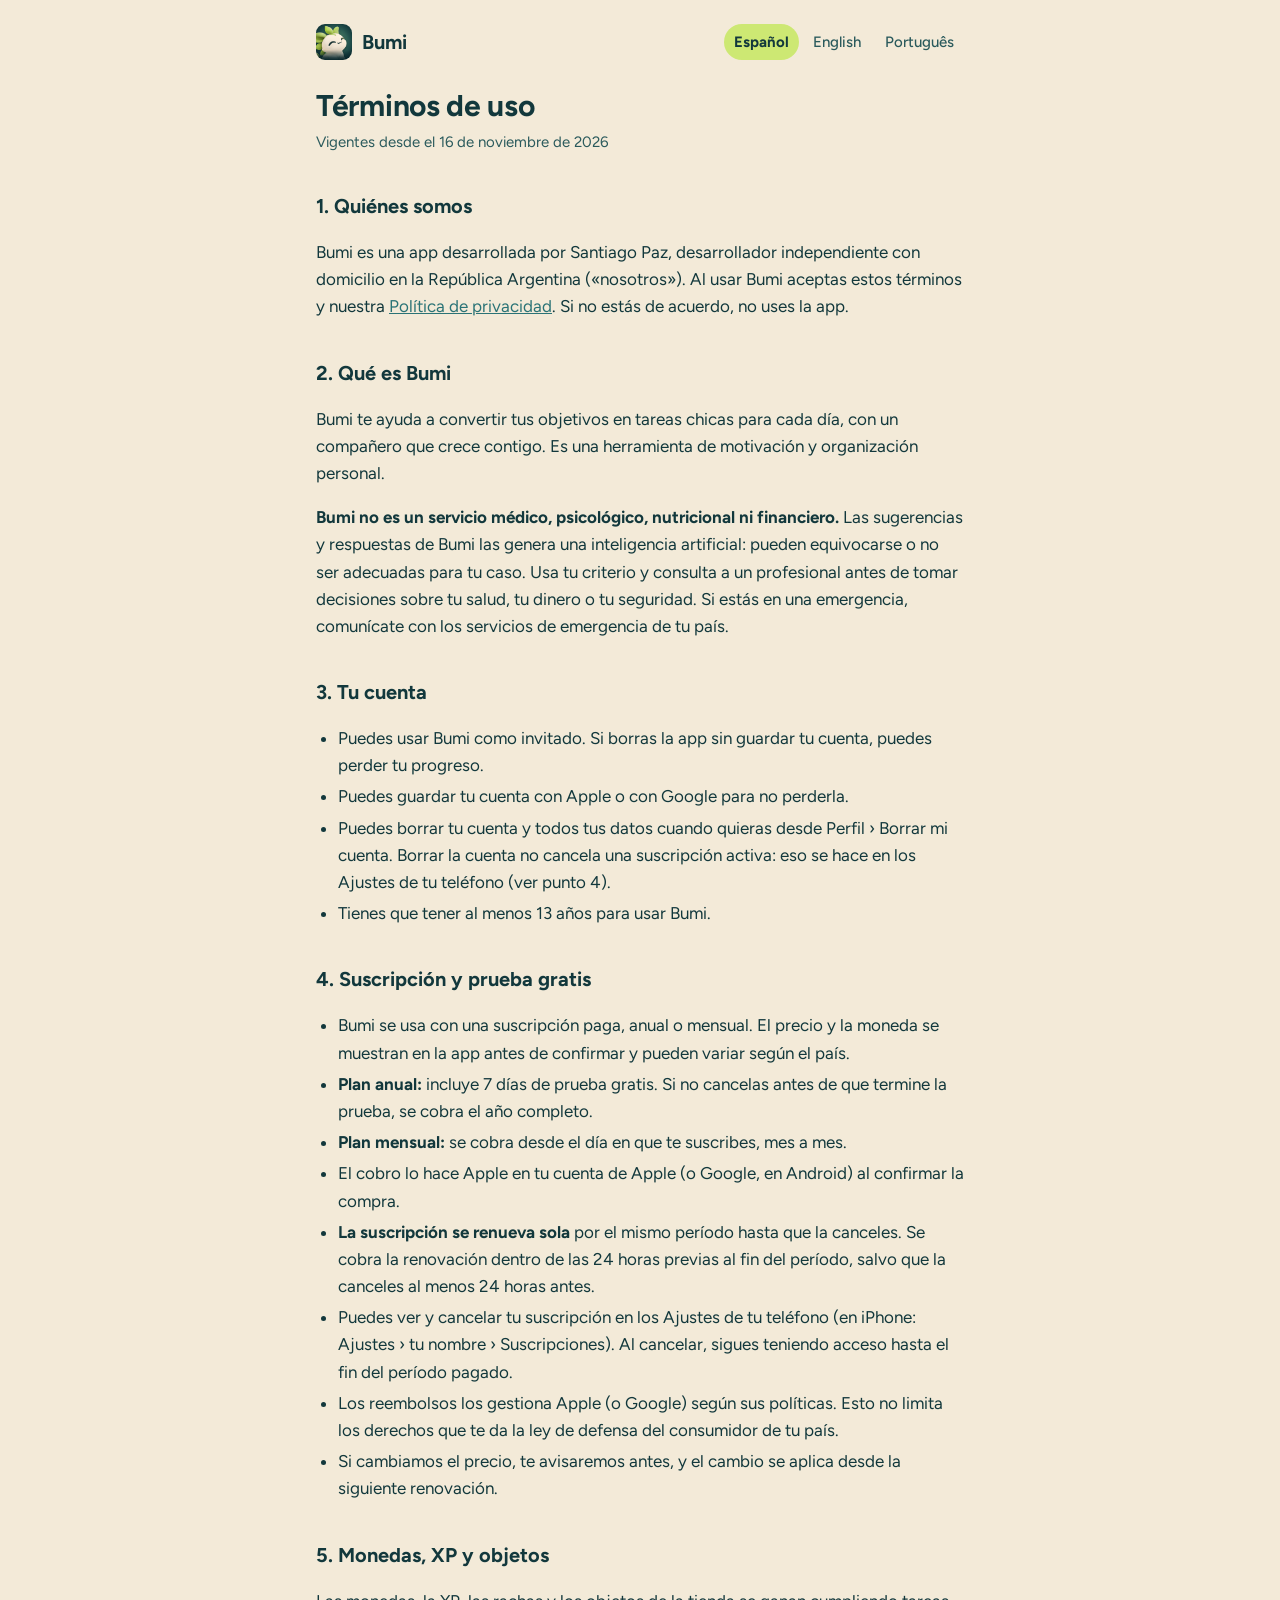
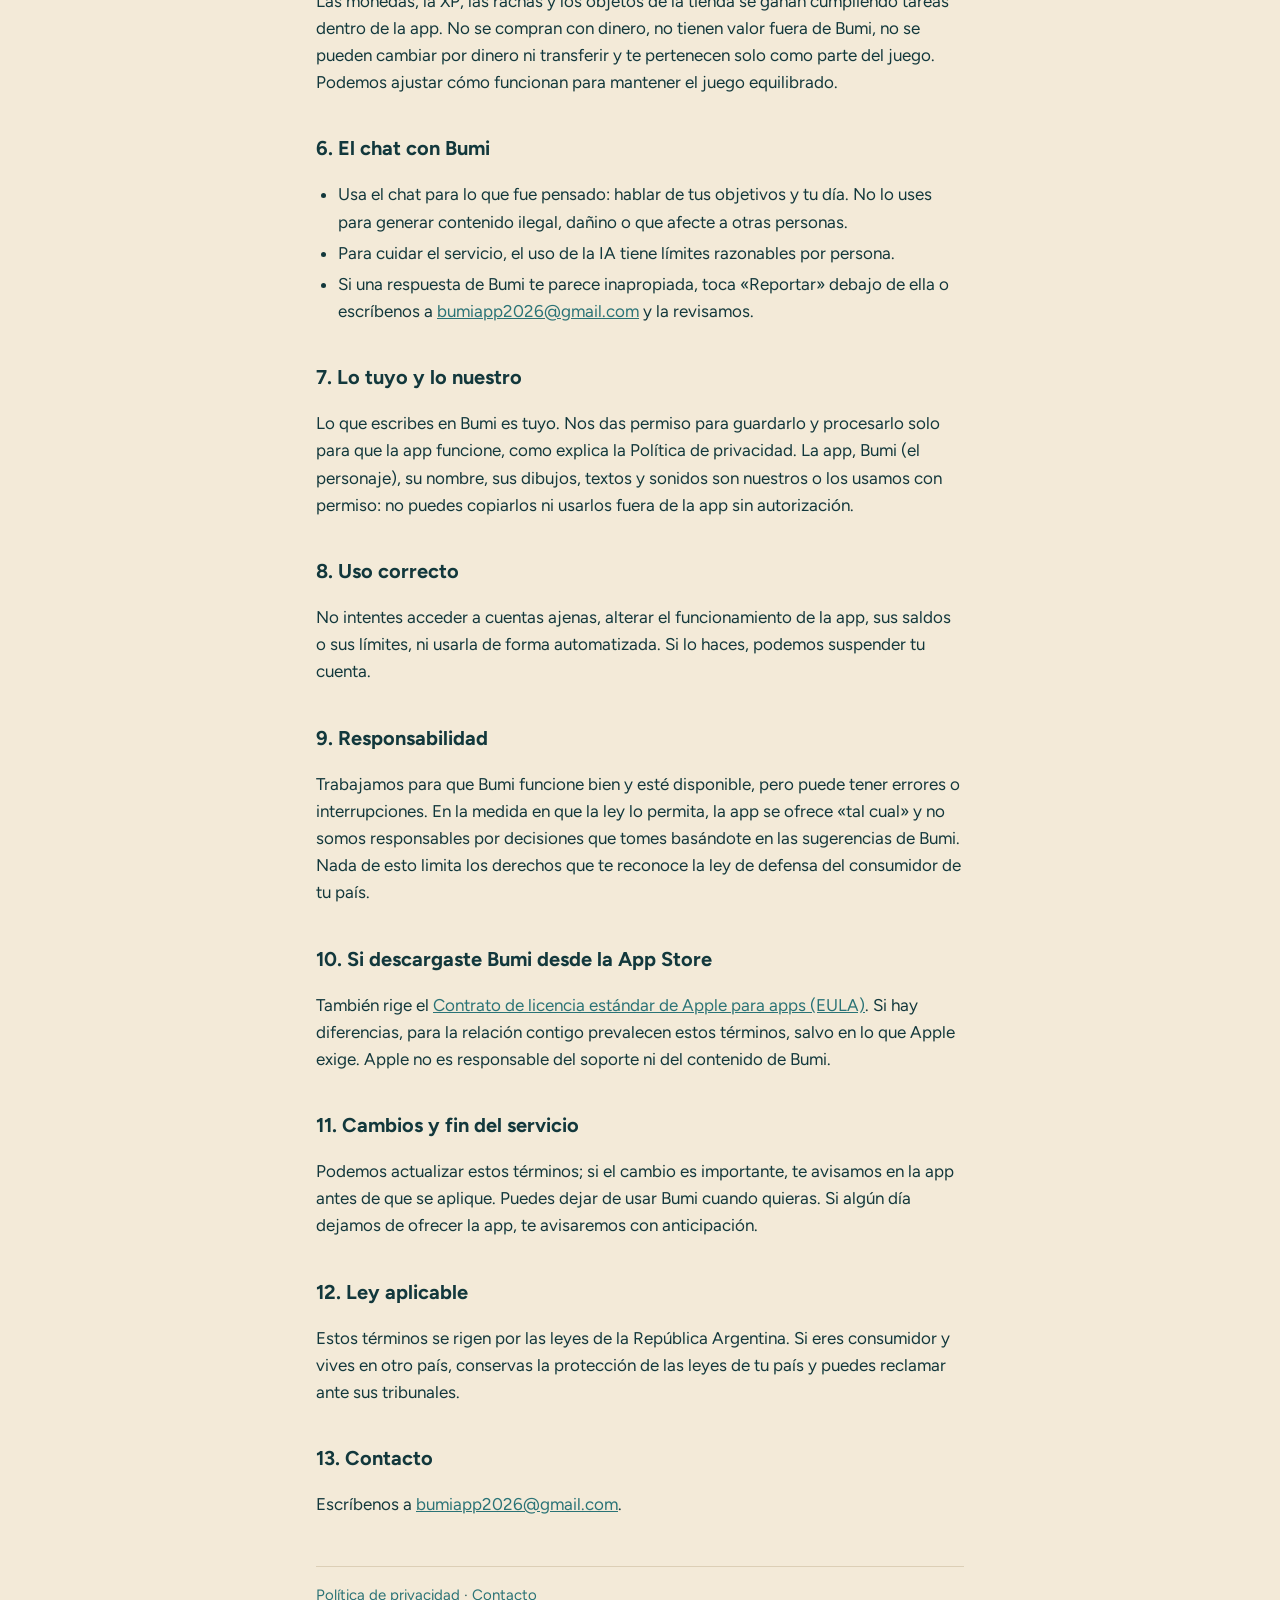
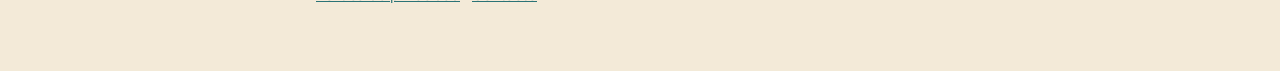
<file: es/terminos.html>
<!doctype html>
<html lang="es">
<head>
<meta charset="utf-8">
<meta name="viewport" content="width=device-width, initial-scale=1">
<title>Términos de uso · Bumi</title>
<meta name="description" content="Las reglas para usar Bumi: la suscripción, la prueba gratis, la IA y tu cuenta.">
<link rel="preconnect" href="https://fonts.googleapis.com">
<link rel="preconnect" href="https://fonts.gstatic.com" crossorigin>
<link href="https://fonts.googleapis.com/css2?family=Figtree:wght@400;500;700&display=swap" rel="stylesheet">
<link rel="stylesheet" href="../estilo.css">
<link rel="icon" href="../icono.png">
<link rel="alternate" hreflang="en" href="../en/terms.html">
<link rel="alternate" hreflang="pt" href="../pt/termos.html">
</head>
<body>
<main>
<header>
  <a class="marca" href="../index.html"><img src="../icono.png" alt="">Bumi</a>
  <nav class="idiomas" aria-label="Idioma">
    <a href="terminos.html" aria-current="true" lang="es">Español</a>
    <a href="../en/terms.html" lang="en">English</a>
    <a href="../pt/termos.html" lang="pt">Português</a>
  </nav>
</header>

<h1>Términos de uso</h1>
<p class="vigencia">Vigentes desde el 16 de noviembre de 2026</p>

<h2>1. Quiénes somos</h2>
<p>Bumi es una app desarrollada por Santiago Paz, desarrollador independiente con domicilio en la República Argentina («nosotros»). Al usar Bumi aceptas estos términos y nuestra <a href="privacidad.html">Política de privacidad</a>. Si no estás de acuerdo, no uses la app.</p>

<h2>2. Qué es Bumi</h2>
<p>Bumi te ayuda a convertir tus objetivos en tareas chicas para cada día, con un compañero que crece contigo. Es una herramienta de motivación y organización personal.</p>
<p><strong>Bumi no es un servicio médico, psicológico, nutricional ni financiero.</strong> Las sugerencias y respuestas de Bumi las genera una inteligencia artificial: pueden equivocarse o no ser adecuadas para tu caso. Usa tu criterio y consulta a un profesional antes de tomar decisiones sobre tu salud, tu dinero o tu seguridad. Si estás en una emergencia, comunícate con los servicios de emergencia de tu país.</p>

<h2>3. Tu cuenta</h2>
<ul>
  <li>Puedes usar Bumi como invitado. Si borras la app sin guardar tu cuenta, puedes perder tu progreso.</li>
  <li>Puedes guardar tu cuenta con Apple o con Google para no perderla.</li>
  <li>Puedes borrar tu cuenta y todos tus datos cuando quieras desde Perfil › Borrar mi cuenta. Borrar la cuenta no cancela una suscripción activa: eso se hace en los Ajustes de tu teléfono (ver punto 4).</li>
  <li>Tienes que tener al menos 13 años para usar Bumi.</li>
</ul>

<h2>4. Suscripción y prueba gratis</h2>
<ul>
  <li>Bumi se usa con una suscripción paga, anual o mensual. El precio y la moneda se muestran en la app antes de confirmar y pueden variar según el país.</li>
  <li><strong>Plan anual:</strong> incluye 7 días de prueba gratis. Si no cancelas antes de que termine la prueba, se cobra el año completo.</li>
  <li><strong>Plan mensual:</strong> se cobra desde el día en que te suscribes, mes a mes.</li>
  <li>El cobro lo hace Apple en tu cuenta de Apple (o Google, en Android) al confirmar la compra.</li>
  <li><strong>La suscripción se renueva sola</strong> por el mismo período hasta que la canceles. Se cobra la renovación dentro de las 24 horas previas al fin del período, salvo que la canceles al menos 24 horas antes.</li>
  <li>Puedes ver y cancelar tu suscripción en los Ajustes de tu teléfono (en iPhone: Ajustes › tu nombre › Suscripciones). Al cancelar, sigues teniendo acceso hasta el fin del período pagado.</li>
  <li>Los reembolsos los gestiona Apple (o Google) según sus políticas. Esto no limita los derechos que te da la ley de defensa del consumidor de tu país.</li>
  <li>Si cambiamos el precio, te avisaremos antes, y el cambio se aplica desde la siguiente renovación.</li>
</ul>

<h2>5. Monedas, XP y objetos</h2>
<p>Las monedas, la XP, las rachas y los objetos de la tienda se ganan cumpliendo tareas dentro de la app. No se compran con dinero, no tienen valor fuera de Bumi, no se pueden cambiar por dinero ni transferir y te pertenecen solo como parte del juego. Podemos ajustar cómo funcionan para mantener el juego equilibrado.</p>

<h2>6. El chat con Bumi</h2>
<ul>
  <li>Usa el chat para lo que fue pensado: hablar de tus objetivos y tu día. No lo uses para generar contenido ilegal, dañino o que afecte a otras personas.</li>
  <li>Para cuidar el servicio, el uso de la IA tiene límites razonables por persona.</li>
  <li>Si una respuesta de Bumi te parece inapropiada, toca «Reportar» debajo de ella o escríbenos a <a href="mailto:bumiapp2026@gmail.com">bumiapp2026@gmail.com</a> y la revisamos.</li>
</ul>

<h2>7. Lo tuyo y lo nuestro</h2>
<p>Lo que escribes en Bumi es tuyo. Nos das permiso para guardarlo y procesarlo solo para que la app funcione, como explica la Política de privacidad. La app, Bumi (el personaje), su nombre, sus dibujos, textos y sonidos son nuestros o los usamos con permiso: no puedes copiarlos ni usarlos fuera de la app sin autorización.</p>

<h2>8. Uso correcto</h2>
<p>No intentes acceder a cuentas ajenas, alterar el funcionamiento de la app, sus saldos o sus límites, ni usarla de forma automatizada. Si lo haces, podemos suspender tu cuenta.</p>

<h2>9. Responsabilidad</h2>
<p>Trabajamos para que Bumi funcione bien y esté disponible, pero puede tener errores o interrupciones. En la medida en que la ley lo permita, la app se ofrece «tal cual» y no somos responsables por decisiones que tomes basándote en las sugerencias de Bumi. Nada de esto limita los derechos que te reconoce la ley de defensa del consumidor de tu país.</p>

<h2>10. Si descargaste Bumi desde la App Store</h2>
<p>También rige el <a href="https://www.apple.com/legal/internet-services/itunes/dev/stdeula/">Contrato de licencia estándar de Apple para apps (EULA)</a>. Si hay diferencias, para la relación contigo prevalecen estos términos, salvo en lo que Apple exige. Apple no es responsable del soporte ni del contenido de Bumi.</p>

<h2>11. Cambios y fin del servicio</h2>
<p>Podemos actualizar estos términos; si el cambio es importante, te avisamos en la app antes de que se aplique. Puedes dejar de usar Bumi cuando quieras. Si algún día dejamos de ofrecer la app, te avisaremos con anticipación.</p>

<h2>12. Ley aplicable</h2>
<p>Estos términos se rigen por las leyes de la República Argentina. Si eres consumidor y vives en otro país, conservas la protección de las leyes de tu país y puedes reclamar ante sus tribunales.</p>

<h2>13. Contacto</h2>
<p>Escríbenos a <a href="mailto:bumiapp2026@gmail.com">bumiapp2026@gmail.com</a>.</p>

<footer>
  <a href="privacidad.html">Política de privacidad</a> · <a href="mailto:bumiapp2026@gmail.com">Contacto</a>
</footer>
</main>
</body>
</html>
</file>
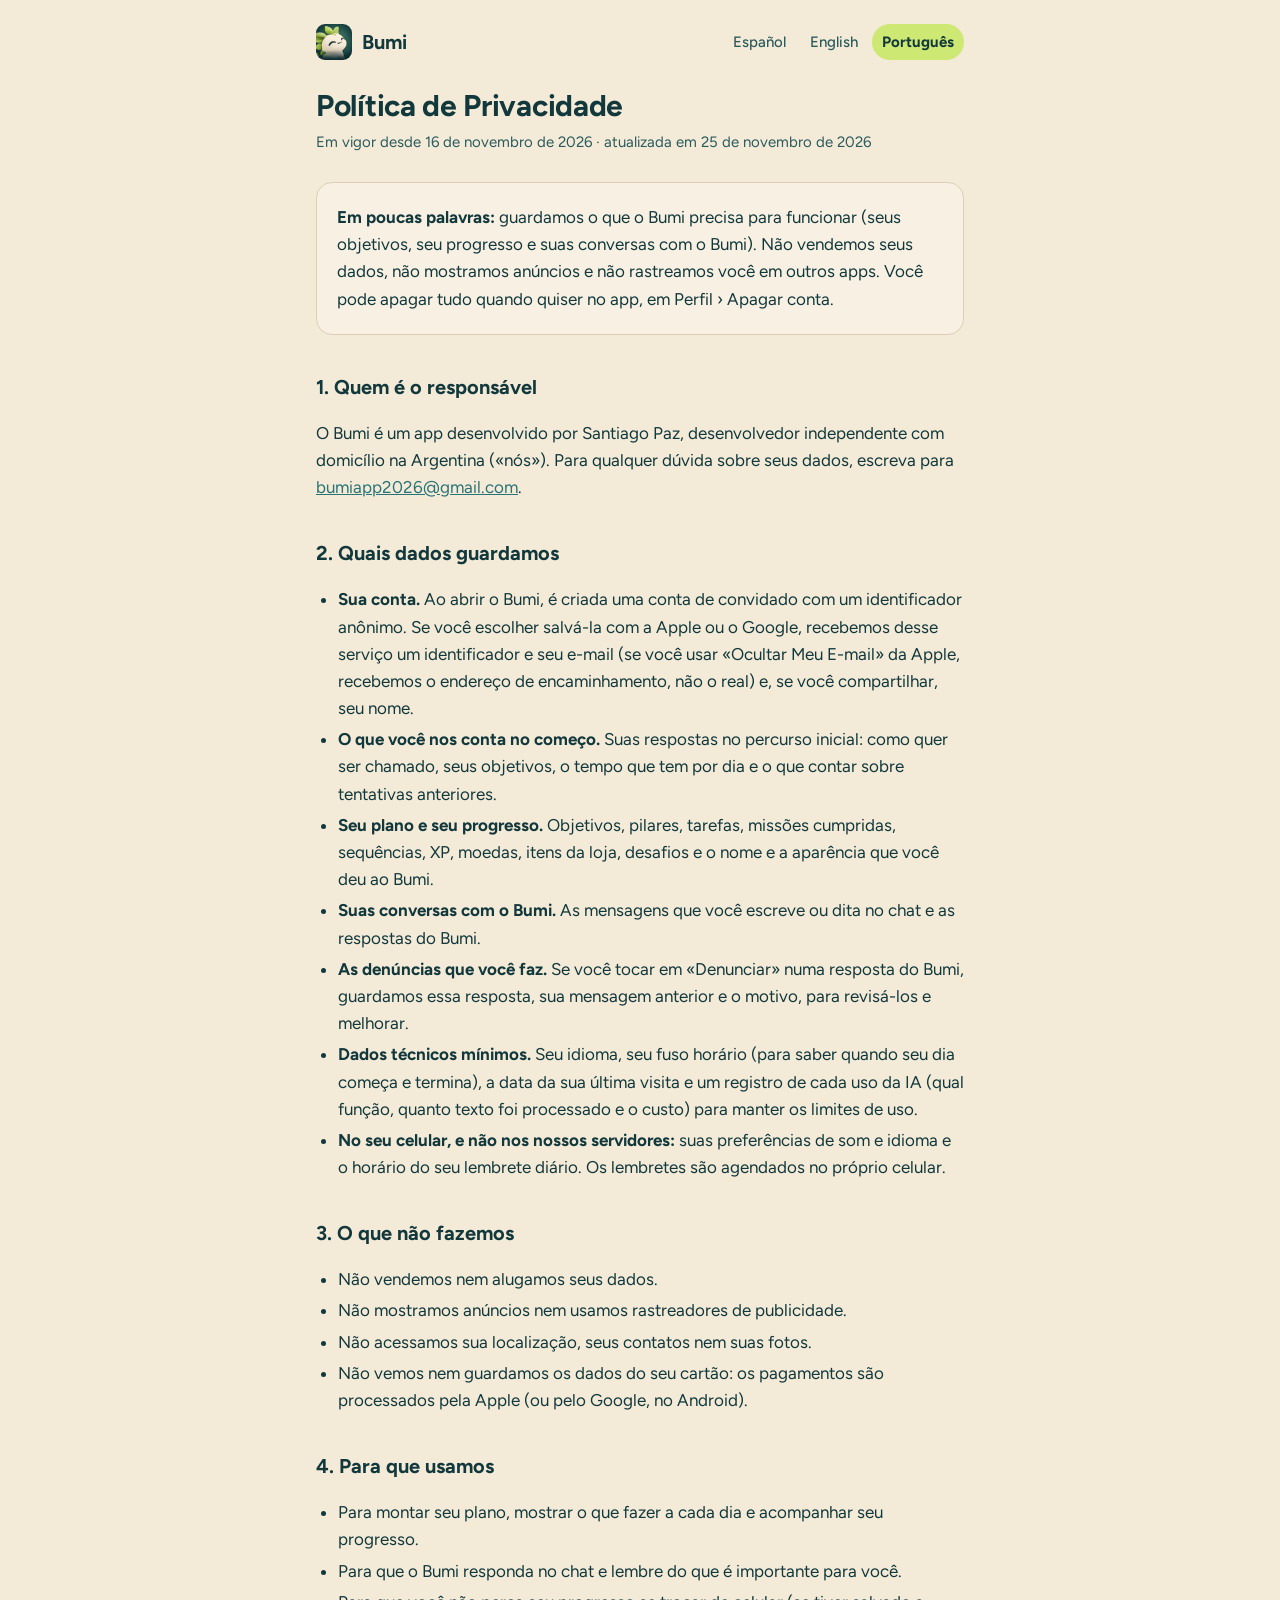
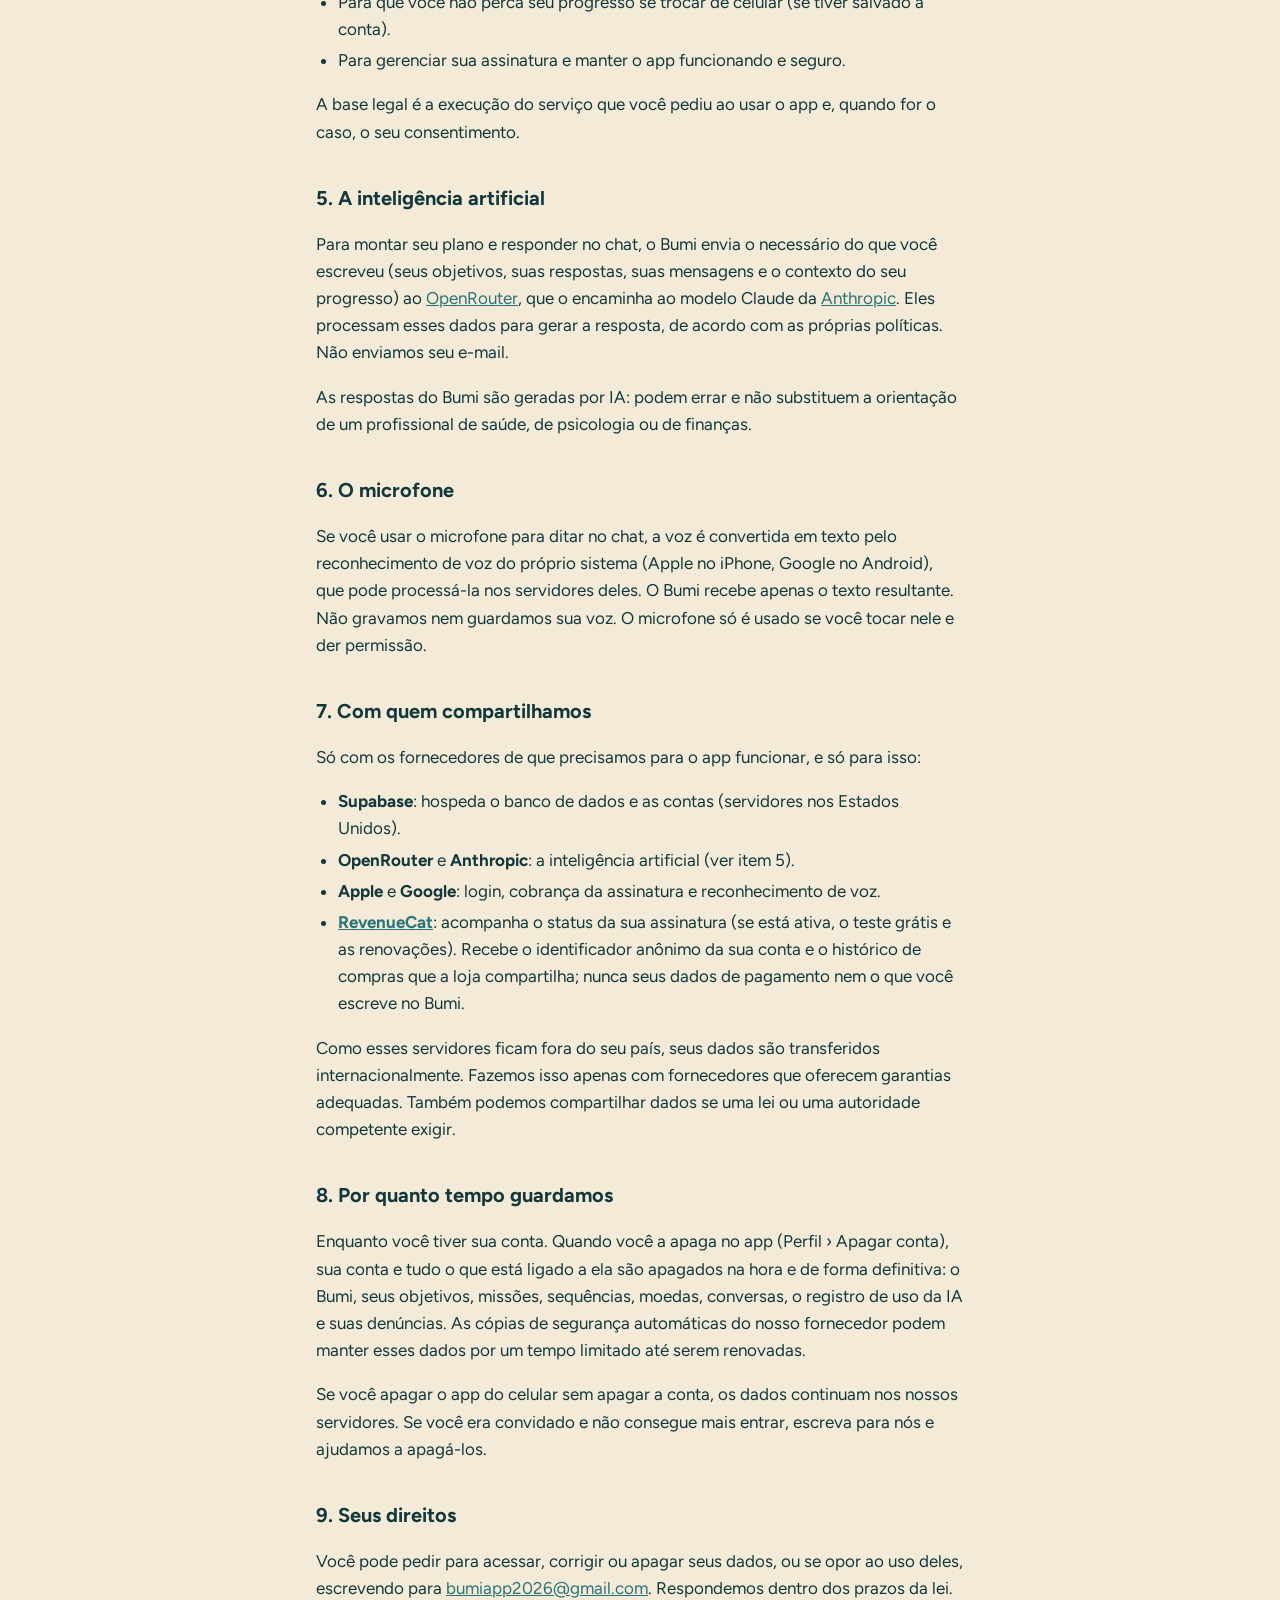
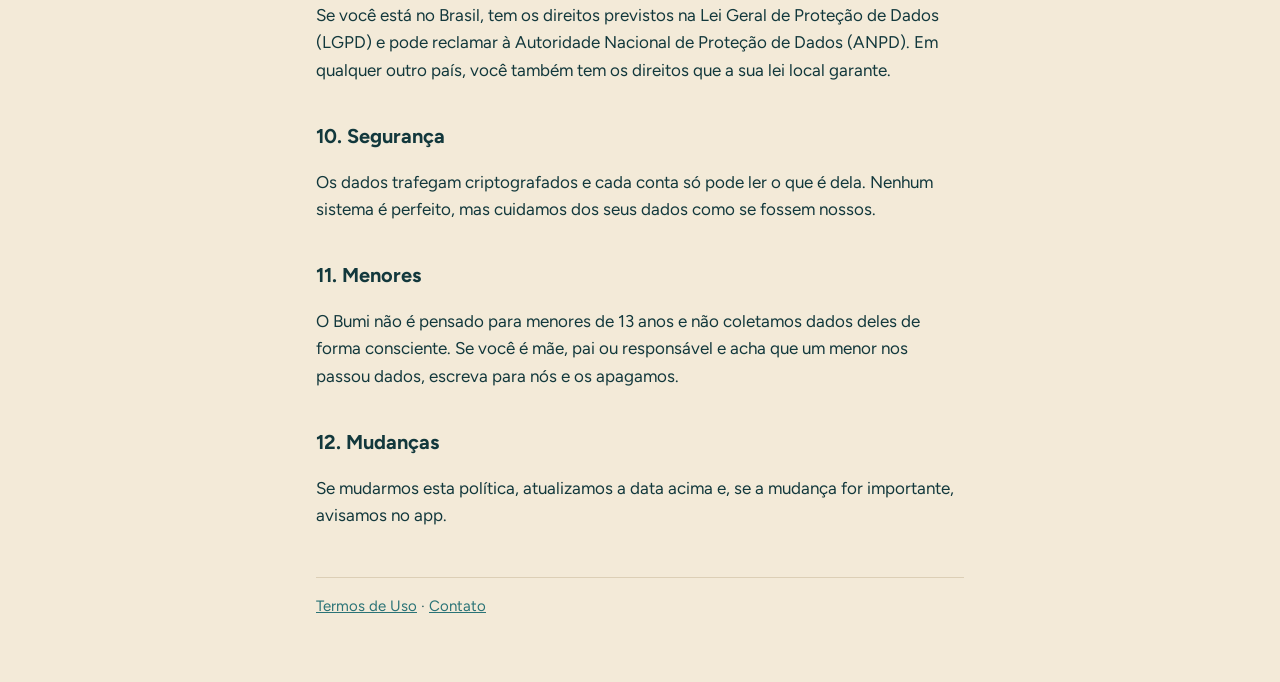
<file: pt/privacidade.html>
<!doctype html>
<html lang="pt-BR">
<head>
<meta charset="utf-8">
<meta name="viewport" content="width=device-width, initial-scale=1">
<title>Política de Privacidade · Bumi</title>
<meta name="description" content="Quais dados o Bumi guarda, para quê, por quanto tempo e como apagá-los.">
<link rel="preconnect" href="https://fonts.googleapis.com">
<link rel="preconnect" href="https://fonts.gstatic.com" crossorigin>
<link href="https://fonts.googleapis.com/css2?family=Figtree:wght@400;500;700&display=swap" rel="stylesheet">
<link rel="stylesheet" href="../estilo.css">
<link rel="icon" href="../icono.png">
<link rel="alternate" hreflang="es" href="../es/privacidad.html">
<link rel="alternate" hreflang="en" href="../en/privacy.html">
</head>
<body>
<main>
<header>
  <a class="marca" href="../index.html"><img src="../icono.png" alt="">Bumi</a>
  <nav class="idiomas" aria-label="Idioma">
    <a href="../es/privacidad.html" lang="es">Español</a>
    <a href="../en/privacy.html" lang="en">English</a>
    <a href="privacidade.html" aria-current="true" lang="pt">Português</a>
  </nav>
</header>

<h1>Política de Privacidade</h1>
<p class="vigencia">Em vigor desde 16 de novembro de 2026 · atualizada em 25 de novembro de 2026</p>

<div class="resumen">
<p><strong>Em poucas palavras:</strong> guardamos o que o Bumi precisa para funcionar (seus objetivos, seu progresso e suas conversas com o Bumi). Não vendemos seus dados, não mostramos anúncios e não rastreamos você em outros apps. Você pode apagar tudo quando quiser no app, em Perfil › Apagar conta.</p>
</div>

<h2>1. Quem é o responsável</h2>
<p>O Bumi é um app desenvolvido por Santiago Paz, desenvolvedor independente com domicílio na Argentina («nós»). Para qualquer dúvida sobre seus dados, escreva para <a href="mailto:bumiapp2026@gmail.com">bumiapp2026@gmail.com</a>.</p>

<h2>2. Quais dados guardamos</h2>
<ul>
  <li><strong>Sua conta.</strong> Ao abrir o Bumi, é criada uma conta de convidado com um identificador anônimo. Se você escolher salvá-la com a Apple ou o Google, recebemos desse serviço um identificador e seu e-mail (se você usar «Ocultar Meu E-mail» da Apple, recebemos o endereço de encaminhamento, não o real) e, se você compartilhar, seu nome.</li>
  <li><strong>O que você nos conta no começo.</strong> Suas respostas no percurso inicial: como quer ser chamado, seus objetivos, o tempo que tem por dia e o que contar sobre tentativas anteriores.</li>
  <li><strong>Seu plano e seu progresso.</strong> Objetivos, pilares, tarefas, missões cumpridas, sequências, XP, moedas, itens da loja, desafios e o nome e a aparência que você deu ao Bumi.</li>
  <li><strong>Suas conversas com o Bumi.</strong> As mensagens que você escreve ou dita no chat e as respostas do Bumi.</li>
  <li><strong>As denúncias que você faz.</strong> Se você tocar em «Denunciar» numa resposta do Bumi, guardamos essa resposta, sua mensagem anterior e o motivo, para revisá-los e melhorar.</li>
  <li><strong>Dados técnicos mínimos.</strong> Seu idioma, seu fuso horário (para saber quando seu dia começa e termina), a data da sua última visita e um registro de cada uso da IA (qual função, quanto texto foi processado e o custo) para manter os limites de uso.</li>
  <li><strong>No seu celular, e não nos nossos servidores:</strong> suas preferências de som e idioma e o horário do seu lembrete diário. Os lembretes são agendados no próprio celular.</li>
</ul>

<h2>3. O que não fazemos</h2>
<ul>
  <li>Não vendemos nem alugamos seus dados.</li>
  <li>Não mostramos anúncios nem usamos rastreadores de publicidade.</li>
  <li>Não acessamos sua localização, seus contatos nem suas fotos.</li>
  <li>Não vemos nem guardamos os dados do seu cartão: os pagamentos são processados pela Apple (ou pelo Google, no Android).</li>
</ul>

<h2>4. Para que usamos</h2>
<ul>
  <li>Para montar seu plano, mostrar o que fazer a cada dia e acompanhar seu progresso.</li>
  <li>Para que o Bumi responda no chat e lembre do que é importante para você.</li>
  <li>Para que você não perca seu progresso se trocar de celular (se tiver salvado a conta).</li>
  <li>Para gerenciar sua assinatura e manter o app funcionando e seguro.</li>
</ul>
<p>A base legal é a execução do serviço que você pediu ao usar o app e, quando for o caso, o seu consentimento.</p>

<h2>5. A inteligência artificial</h2>
<p>Para montar seu plano e responder no chat, o Bumi envia o necessário do que você escreveu (seus objetivos, suas respostas, suas mensagens e o contexto do seu progresso) ao <a href="https://openrouter.ai/privacy">OpenRouter</a>, que o encaminha ao modelo Claude da <a href="https://www.anthropic.com/legal/privacy">Anthropic</a>. Eles processam esses dados para gerar a resposta, de acordo com as próprias políticas. Não enviamos seu e-mail.</p>
<p>As respostas do Bumi são geradas por IA: podem errar e não substituem a orientação de um profissional de saúde, de psicologia ou de finanças.</p>

<h2>6. O microfone</h2>
<p>Se você usar o microfone para ditar no chat, a voz é convertida em texto pelo reconhecimento de voz do próprio sistema (Apple no iPhone, Google no Android), que pode processá-la nos servidores deles. O Bumi recebe apenas o texto resultante. Não gravamos nem guardamos sua voz. O microfone só é usado se você tocar nele e der permissão.</p>

<h2>7. Com quem compartilhamos</h2>
<p>Só com os fornecedores de que precisamos para o app funcionar, e só para isso:</p>
<ul>
  <li><strong>Supabase</strong>: hospeda o banco de dados e as contas (servidores nos Estados Unidos).</li>
  <li><strong>OpenRouter</strong> e <strong>Anthropic</strong>: a inteligência artificial (ver item 5).</li>
  <li><strong>Apple</strong> e <strong>Google</strong>: login, cobrança da assinatura e reconhecimento de voz.</li>
  <li><strong><a href="https://www.revenuecat.com/privacy">RevenueCat</a></strong>: acompanha o status da sua assinatura (se está ativa, o teste grátis e as renovações). Recebe o identificador anônimo da sua conta e o histórico de compras que a loja compartilha; nunca seus dados de pagamento nem o que você escreve no Bumi.</li>
</ul>
<p>Como esses servidores ficam fora do seu país, seus dados são transferidos internacionalmente. Fazemos isso apenas com fornecedores que oferecem garantias adequadas. Também podemos compartilhar dados se uma lei ou uma autoridade competente exigir.</p>

<h2>8. Por quanto tempo guardamos</h2>
<p>Enquanto você tiver sua conta. Quando você a apaga no app (Perfil › Apagar conta), sua conta e tudo o que está ligado a ela são apagados na hora e de forma definitiva: o Bumi, seus objetivos, missões, sequências, moedas, conversas, o registro de uso da IA e suas denúncias. As cópias de segurança automáticas do nosso fornecedor podem manter esses dados por um tempo limitado até serem renovadas.</p>
<p>Se você apagar o app do celular sem apagar a conta, os dados continuam nos nossos servidores. Se você era convidado e não consegue mais entrar, escreva para nós e ajudamos a apagá-los.</p>

<h2>9. Seus direitos</h2>
<p>Você pode pedir para acessar, corrigir ou apagar seus dados, ou se opor ao uso deles, escrevendo para <a href="mailto:bumiapp2026@gmail.com">bumiapp2026@gmail.com</a>. Respondemos dentro dos prazos da lei. Se você está no Brasil, tem os direitos previstos na Lei Geral de Proteção de Dados (LGPD) e pode reclamar à Autoridade Nacional de Proteção de Dados (ANPD). Em qualquer outro país, você também tem os direitos que a sua lei local garante.</p>

<h2>10. Segurança</h2>
<p>Os dados trafegam criptografados e cada conta só pode ler o que é dela. Nenhum sistema é perfeito, mas cuidamos dos seus dados como se fossem nossos.</p>

<h2>11. Menores</h2>
<p>O Bumi não é pensado para menores de 13 anos e não coletamos dados deles de forma consciente. Se você é mãe, pai ou responsável e acha que um menor nos passou dados, escreva para nós e os apagamos.</p>

<h2>12. Mudanças</h2>
<p>Se mudarmos esta política, atualizamos a data acima e, se a mudança for importante, avisamos no app.</p>

<footer>
  <a href="termos.html">Termos de Uso</a> · <a href="mailto:bumiapp2026@gmail.com">Contato</a>
</footer>
</main>
</body>
</html>
</file>
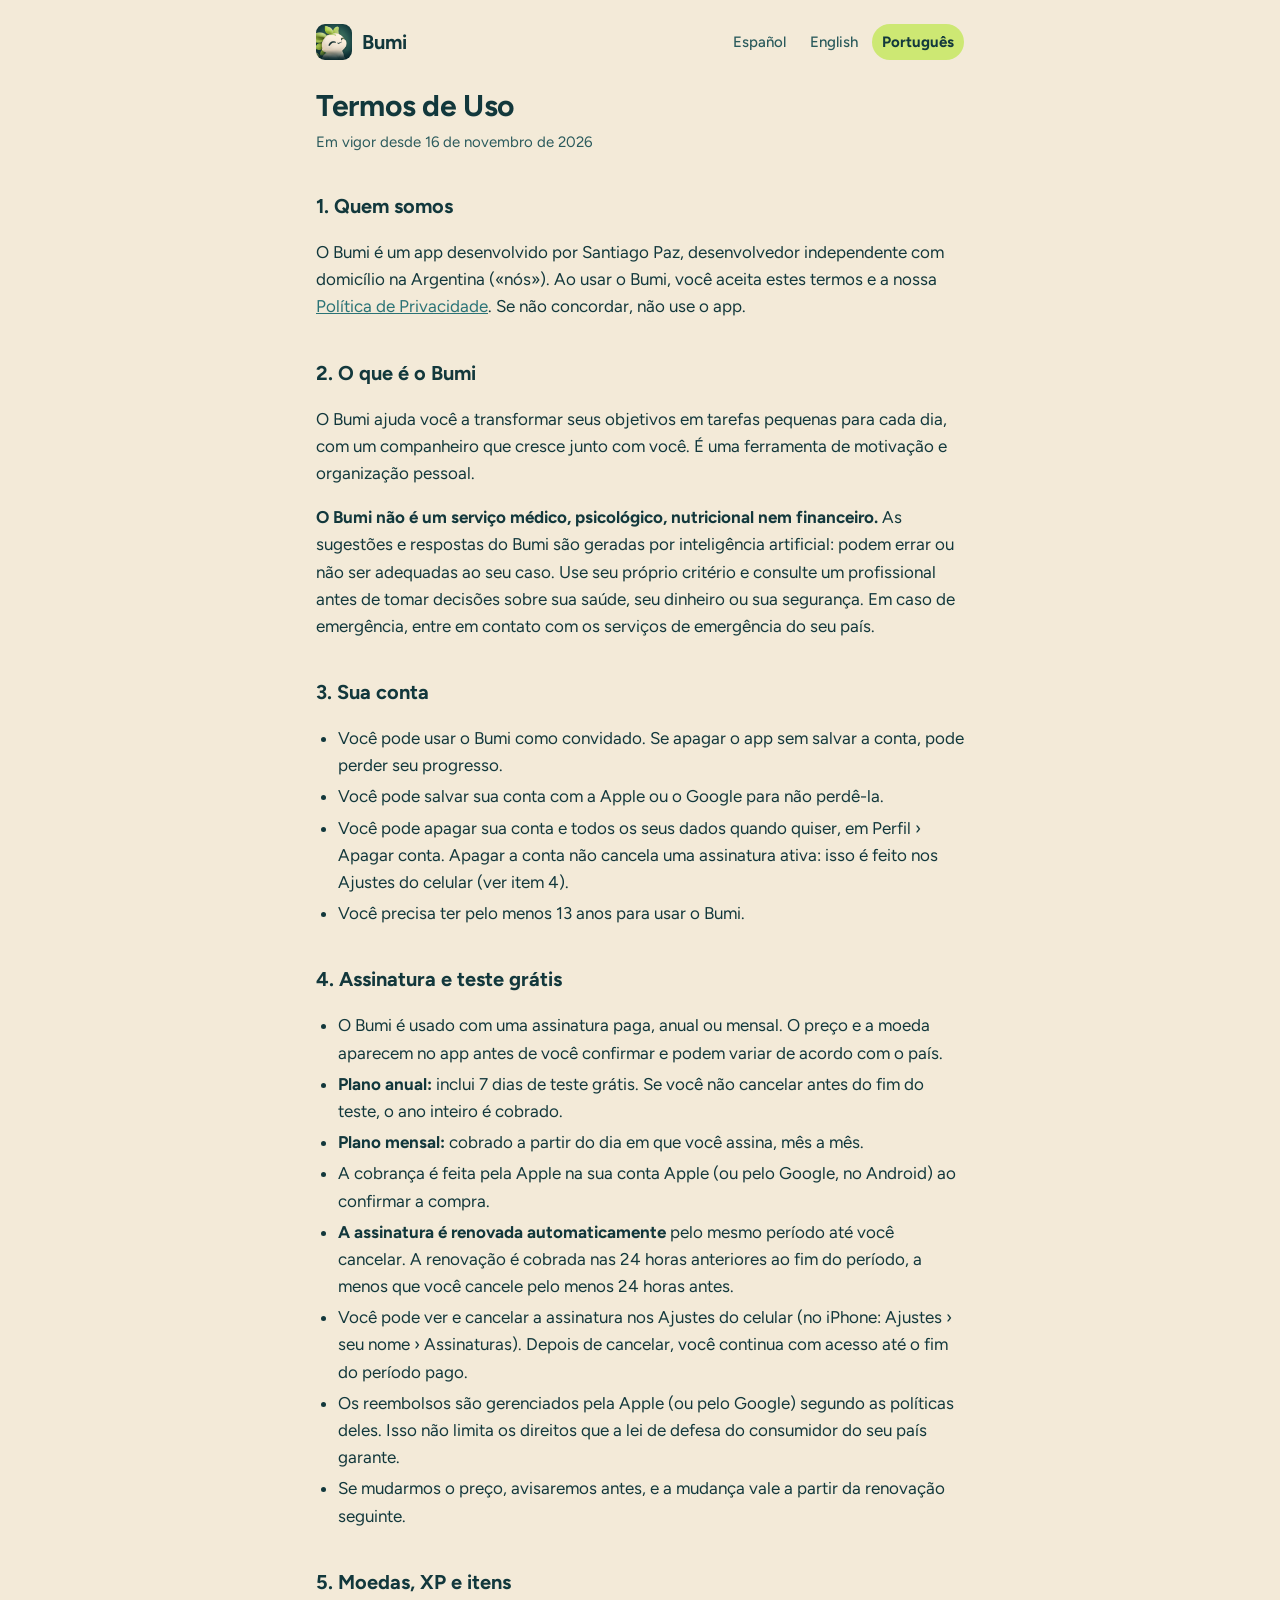
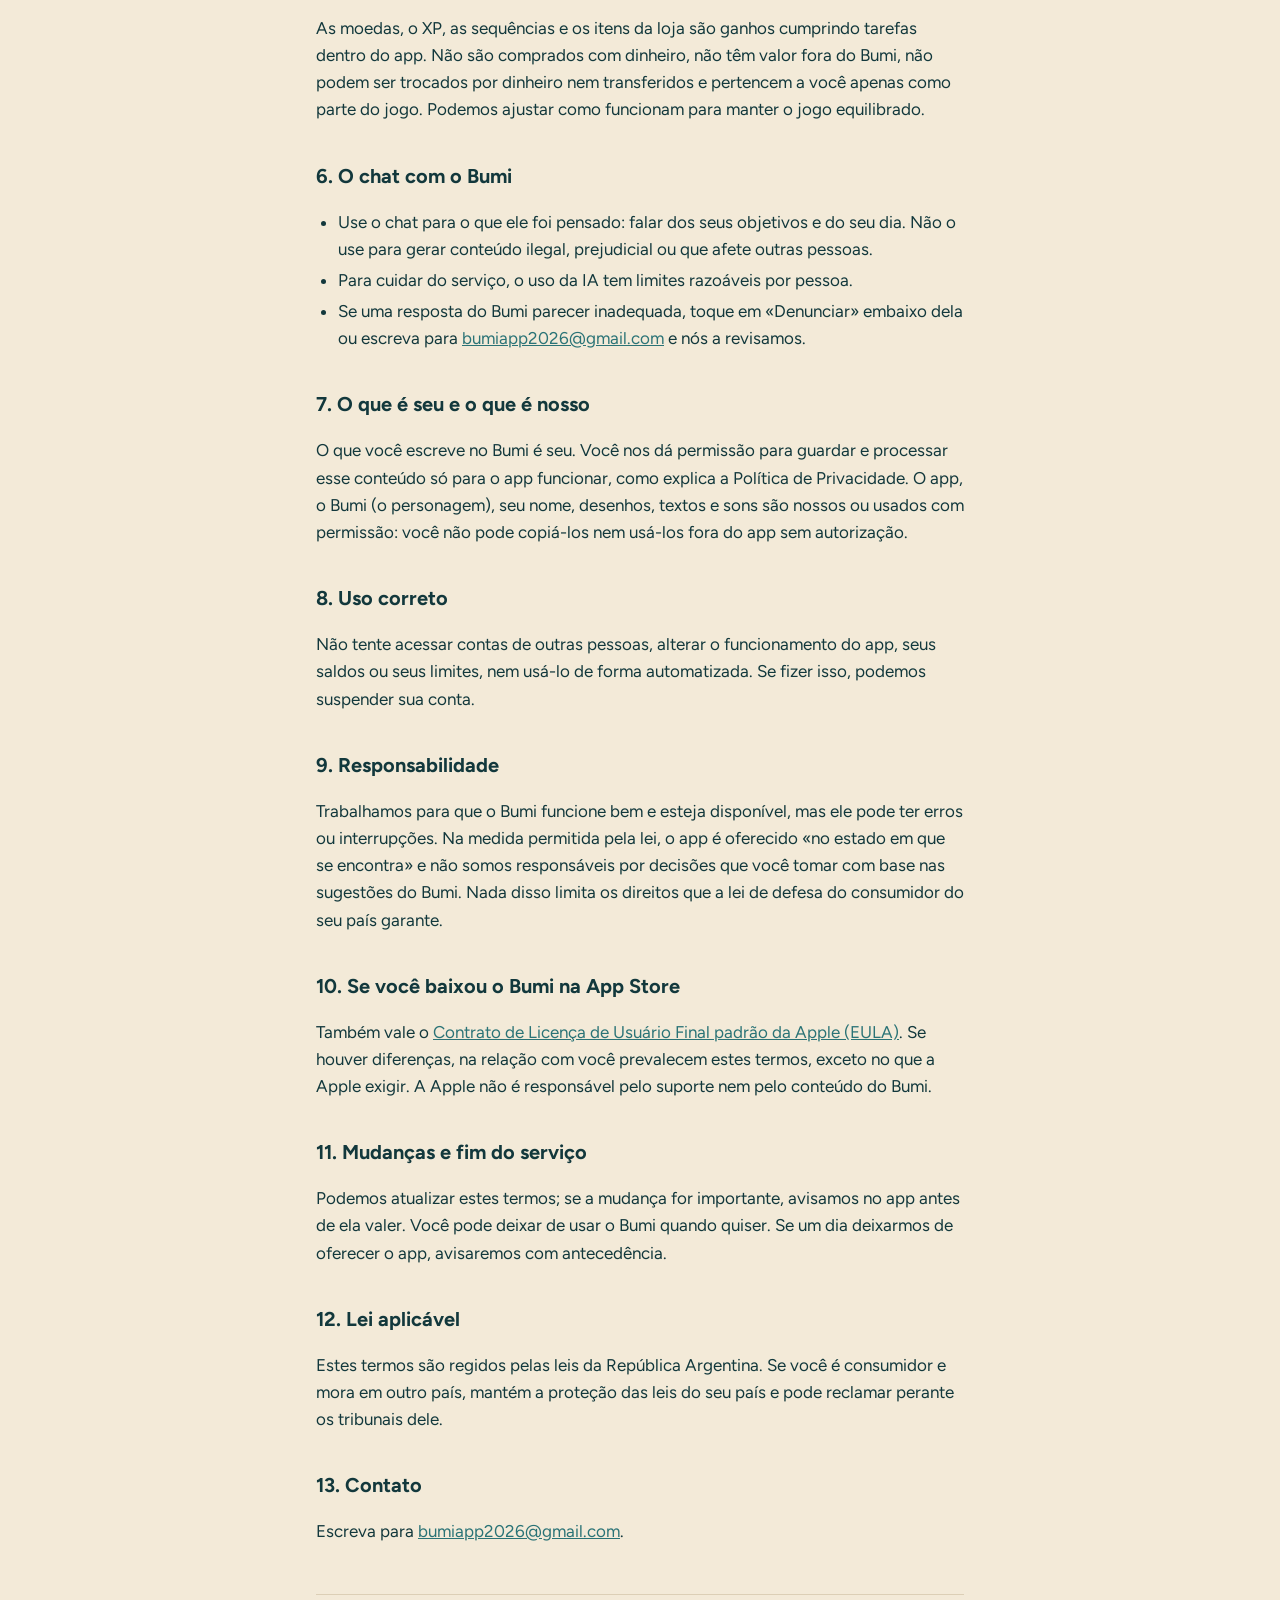
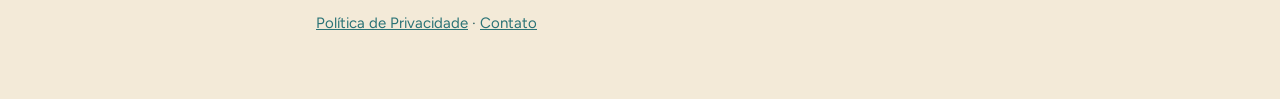
<file: pt/termos.html>
<!doctype html>
<html lang="pt-BR">
<head>
<meta charset="utf-8">
<meta name="viewport" content="width=device-width, initial-scale=1">
<title>Termos de Uso · Bumi</title>
<meta name="description" content="As regras para usar o Bumi: a assinatura, o teste grátis, a IA e sua conta.">
<link rel="preconnect" href="https://fonts.googleapis.com">
<link rel="preconnect" href="https://fonts.gstatic.com" crossorigin>
<link href="https://fonts.googleapis.com/css2?family=Figtree:wght@400;500;700&display=swap" rel="stylesheet">
<link rel="stylesheet" href="../estilo.css">
<link rel="icon" href="../icono.png">
<link rel="alternate" hreflang="es" href="../es/terminos.html">
<link rel="alternate" hreflang="en" href="../en/terms.html">
</head>
<body>
<main>
<header>
  <a class="marca" href="../index.html"><img src="../icono.png" alt="">Bumi</a>
  <nav class="idiomas" aria-label="Idioma">
    <a href="../es/terminos.html" lang="es">Español</a>
    <a href="../en/terms.html" lang="en">English</a>
    <a href="termos.html" aria-current="true" lang="pt">Português</a>
  </nav>
</header>

<h1>Termos de Uso</h1>
<p class="vigencia">Em vigor desde 16 de novembro de 2026</p>

<h2>1. Quem somos</h2>
<p>O Bumi é um app desenvolvido por Santiago Paz, desenvolvedor independente com domicílio na Argentina («nós»). Ao usar o Bumi, você aceita estes termos e a nossa <a href="privacidade.html">Política de Privacidade</a>. Se não concordar, não use o app.</p>

<h2>2. O que é o Bumi</h2>
<p>O Bumi ajuda você a transformar seus objetivos em tarefas pequenas para cada dia, com um companheiro que cresce junto com você. É uma ferramenta de motivação e organização pessoal.</p>
<p><strong>O Bumi não é um serviço médico, psicológico, nutricional nem financeiro.</strong> As sugestões e respostas do Bumi são geradas por inteligência artificial: podem errar ou não ser adequadas ao seu caso. Use seu próprio critério e consulte um profissional antes de tomar decisões sobre sua saúde, seu dinheiro ou sua segurança. Em caso de emergência, entre em contato com os serviços de emergência do seu país.</p>

<h2>3. Sua conta</h2>
<ul>
  <li>Você pode usar o Bumi como convidado. Se apagar o app sem salvar a conta, pode perder seu progresso.</li>
  <li>Você pode salvar sua conta com a Apple ou o Google para não perdê-la.</li>
  <li>Você pode apagar sua conta e todos os seus dados quando quiser, em Perfil › Apagar conta. Apagar a conta não cancela uma assinatura ativa: isso é feito nos Ajustes do celular (ver item 4).</li>
  <li>Você precisa ter pelo menos 13 anos para usar o Bumi.</li>
</ul>

<h2>4. Assinatura e teste grátis</h2>
<ul>
  <li>O Bumi é usado com uma assinatura paga, anual ou mensal. O preço e a moeda aparecem no app antes de você confirmar e podem variar de acordo com o país.</li>
  <li><strong>Plano anual:</strong> inclui 7 dias de teste grátis. Se você não cancelar antes do fim do teste, o ano inteiro é cobrado.</li>
  <li><strong>Plano mensal:</strong> cobrado a partir do dia em que você assina, mês a mês.</li>
  <li>A cobrança é feita pela Apple na sua conta Apple (ou pelo Google, no Android) ao confirmar a compra.</li>
  <li><strong>A assinatura é renovada automaticamente</strong> pelo mesmo período até você cancelar. A renovação é cobrada nas 24 horas anteriores ao fim do período, a menos que você cancele pelo menos 24 horas antes.</li>
  <li>Você pode ver e cancelar a assinatura nos Ajustes do celular (no iPhone: Ajustes › seu nome › Assinaturas). Depois de cancelar, você continua com acesso até o fim do período pago.</li>
  <li>Os reembolsos são gerenciados pela Apple (ou pelo Google) segundo as políticas deles. Isso não limita os direitos que a lei de defesa do consumidor do seu país garante.</li>
  <li>Se mudarmos o preço, avisaremos antes, e a mudança vale a partir da renovação seguinte.</li>
</ul>

<h2>5. Moedas, XP e itens</h2>
<p>As moedas, o XP, as sequências e os itens da loja são ganhos cumprindo tarefas dentro do app. Não são comprados com dinheiro, não têm valor fora do Bumi, não podem ser trocados por dinheiro nem transferidos e pertencem a você apenas como parte do jogo. Podemos ajustar como funcionam para manter o jogo equilibrado.</p>

<h2>6. O chat com o Bumi</h2>
<ul>
  <li>Use o chat para o que ele foi pensado: falar dos seus objetivos e do seu dia. Não o use para gerar conteúdo ilegal, prejudicial ou que afete outras pessoas.</li>
  <li>Para cuidar do serviço, o uso da IA tem limites razoáveis por pessoa.</li>
  <li>Se uma resposta do Bumi parecer inadequada, toque em «Denunciar» embaixo dela ou escreva para <a href="mailto:bumiapp2026@gmail.com">bumiapp2026@gmail.com</a> e nós a revisamos.</li>
</ul>

<h2>7. O que é seu e o que é nosso</h2>
<p>O que você escreve no Bumi é seu. Você nos dá permissão para guardar e processar esse conteúdo só para o app funcionar, como explica a Política de Privacidade. O app, o Bumi (o personagem), seu nome, desenhos, textos e sons são nossos ou usados com permissão: você não pode copiá-los nem usá-los fora do app sem autorização.</p>

<h2>8. Uso correto</h2>
<p>Não tente acessar contas de outras pessoas, alterar o funcionamento do app, seus saldos ou seus limites, nem usá-lo de forma automatizada. Se fizer isso, podemos suspender sua conta.</p>

<h2>9. Responsabilidade</h2>
<p>Trabalhamos para que o Bumi funcione bem e esteja disponível, mas ele pode ter erros ou interrupções. Na medida permitida pela lei, o app é oferecido «no estado em que se encontra» e não somos responsáveis por decisões que você tomar com base nas sugestões do Bumi. Nada disso limita os direitos que a lei de defesa do consumidor do seu país garante.</p>

<h2>10. Se você baixou o Bumi na App Store</h2>
<p>Também vale o <a href="https://www.apple.com/legal/internet-services/itunes/dev/stdeula/">Contrato de Licença de Usuário Final padrão da Apple (EULA)</a>. Se houver diferenças, na relação com você prevalecem estes termos, exceto no que a Apple exigir. A Apple não é responsável pelo suporte nem pelo conteúdo do Bumi.</p>

<h2>11. Mudanças e fim do serviço</h2>
<p>Podemos atualizar estes termos; se a mudança for importante, avisamos no app antes de ela valer. Você pode deixar de usar o Bumi quando quiser. Se um dia deixarmos de oferecer o app, avisaremos com antecedência.</p>

<h2>12. Lei aplicável</h2>
<p>Estes termos são regidos pelas leis da República Argentina. Se você é consumidor e mora em outro país, mantém a proteção das leis do seu país e pode reclamar perante os tribunais dele.</p>

<h2>13. Contato</h2>
<p>Escreva para <a href="mailto:bumiapp2026@gmail.com">bumiapp2026@gmail.com</a>.</p>

<footer>
  <a href="privacidade.html">Política de Privacidade</a> · <a href="mailto:bumiapp2026@gmail.com">Contato</a>
</footer>
</main>
</body>
</html>
</file>
<file: estilo.css>
/* Bumi — páginas legales. Paleta de la marca (Petróleo + Lima, interior bosque). Ni negro ni blanco. */
:root {
  --fondo: #F3EAD8;
  --tarjeta: #F8F1E3;
  --texto: #12383C;
  --secundario: #2A5A5C;
  --acento: #2A7376;
  --linea: #DCCFB6;
  --sello: #CDE873;
  color-scheme: light;
}
@media (prefers-color-scheme: dark) {
  :root:not([data-theme="light"]) {
    --fondo: #08252A;
    --tarjeta: #0E2F33;
    --texto: #F3EAD8;
    --secundario: #B9CFC8;
    --acento: #CDE873;
    --linea: #1F4A4E;
    --sello: #CDE873;
    color-scheme: dark;
  }
}
:root[data-theme="dark"] {
  --fondo: #08252A;
  --tarjeta: #0E2F33;
  --texto: #F3EAD8;
  --secundario: #B9CFC8;
  --acento: #CDE873;
  --linea: #1F4A4E;
  --sello: #CDE873;
  color-scheme: dark;
}
* { box-sizing: border-box; }
html { -webkit-text-size-adjust: 100%; }
body {
  margin: 0;
  background: var(--fondo);
  color: var(--texto);
  font-family: "Figtree", -apple-system, BlinkMacSystemFont, "Segoe UI", sans-serif;
  font-size: 17px;
  line-height: 1.6;
}
main { max-width: 680px; margin: 0 auto; padding: 24px 16px 64px; }
header { display: flex; align-items: center; justify-content: space-between; gap: 12px; flex-wrap: wrap; margin-bottom: 28px; }
.marca { display: flex; align-items: center; gap: 10px; font-weight: 700; font-size: 20px; color: var(--texto); text-decoration: none; }
.marca img { width: 36px; height: 36px; border-radius: 9px; }
nav.idiomas { display: flex; gap: 4px; }
nav.idiomas a { padding: 6px 10px; border-radius: 999px; color: var(--secundario); text-decoration: none; font-size: 15px; font-weight: 500; }
nav.idiomas a[aria-current="true"] { background: var(--sello); color: #12383C; font-weight: 700; }
h1 { font-size: 30px; line-height: 1.2; margin: 0 0 6px; letter-spacing: -0.01em; }
.vigencia { color: var(--secundario); font-size: 15px; margin: 0 0 28px; }
h2 { font-size: 20px; margin: 36px 0 8px; }
p, li { color: var(--texto); }
ul { padding-left: 22px; }
li { margin: 4px 0; }
a { color: var(--acento); }
.resumen { background: var(--tarjeta); border: 1px solid var(--linea); border-radius: 16px; padding: 4px 20px; }
.lista-paginas { list-style: none; padding: 0; }
.lista-paginas li { margin: 10px 0; }
footer { margin-top: 48px; padding-top: 16px; border-top: 1px solid var(--linea); color: var(--secundario); font-size: 15px; }
</file>
